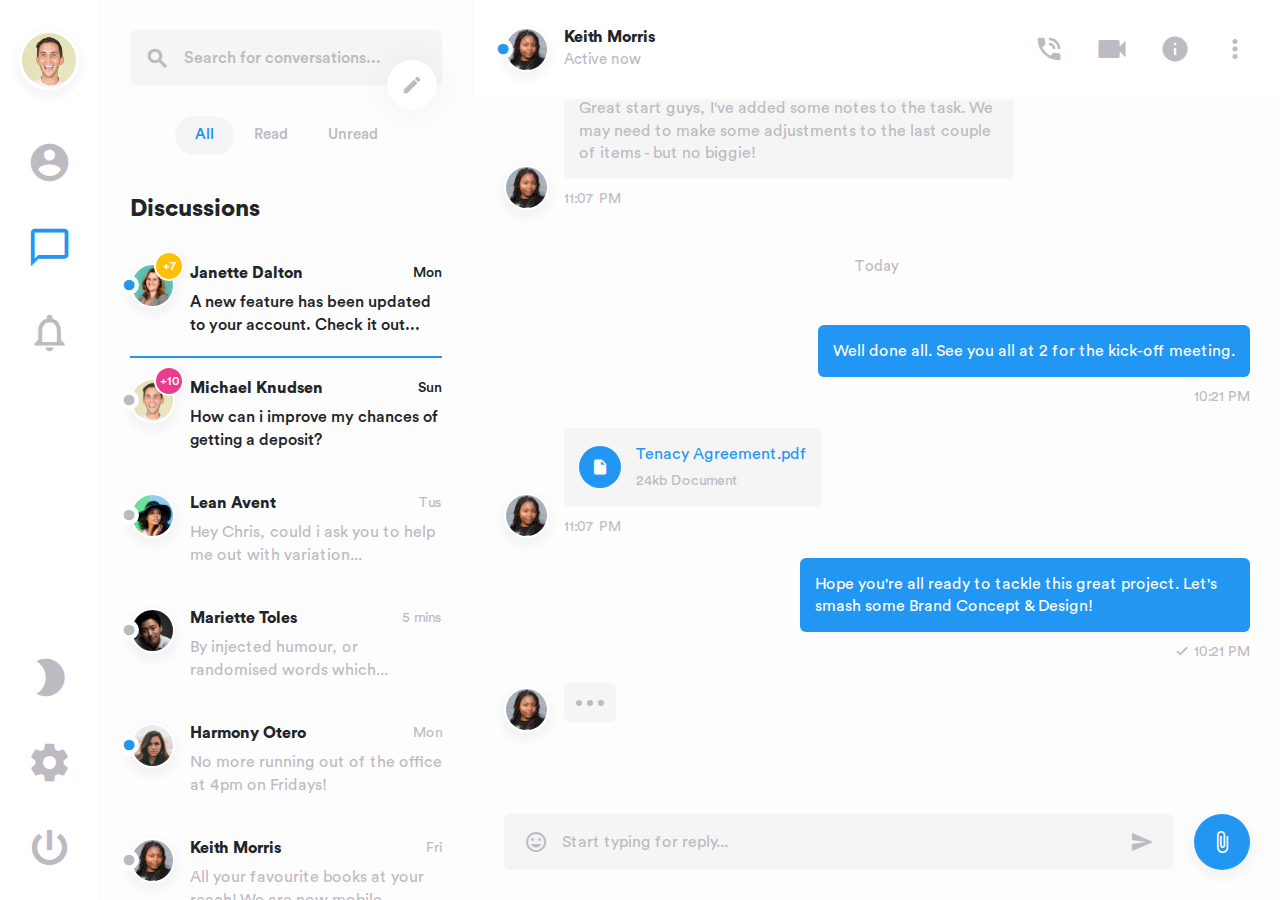
<file: HW--ss4/UI chat/swipe-chat-platform/index.html>
<!DOCTYPE html>
<html lang="en">

<head>
		<meta charset="utf-8">
		<title>Swipe – The Simplest Chat Platform</title>
		<meta name="description" content="#">
		<meta name="viewport" content="width=device-width, initial-scale=1, shrink-to-fit=no">
		<!-- Bootstrap core CSS -->
		<link href="dist/css/lib/bootstrap.min.css" type="text/css" rel="stylesheet">
		<!-- Swipe core CSS -->
		<link href="dist/css/swipe.min.css" type="text/css" rel="stylesheet">
		<!-- Favicon -->
		<link href="dist/img/favicon.png" type="image/png" rel="icon">
	</head>
	<body>
		<main>
			<div class="layout">
				<!-- Start of Navigation -->
				<div class="navigation">
					<div class="container">
						<div class="inside">
							<div class="nav nav-tab menu">
								<button class="btn"><img class="avatar-xl" src="dist/img/avatars/avatar-male-1.jpg" alt="avatar"></button>
								<a href="#members" data-toggle="tab"><i class="material-icons">account_circle</i></a>
								<a href="#discussions" data-toggle="tab" class="active"><i class="material-icons active">chat_bubble_outline</i></a>
								<a href="#notifications" data-toggle="tab" class="f-grow1"><i class="material-icons">notifications_none</i></a>
								<button class="btn mode"><i class="material-icons">brightness_2</i></button>
								<a href="#settings" data-toggle="tab"><i class="material-icons">settings</i></a>
								<button class="btn power" onclick="visitPage();"><i class="material-icons">power_settings_new</i></button>
							</div>
						</div>
					</div>
				</div>
				<!-- End of Navigation -->
				<!-- Start of Sidebar -->
				<div class="sidebar" id="sidebar">
					<div class="container">
						<div class="col-md-12">
							<div class="tab-content">
								<!-- Start of Contacts -->
								<div class="tab-pane fade" id="members">
									<div class="search">
										<form class="form-inline position-relative">
											<input type="search" class="form-control" id="people" placeholder="Search for people...">
											<button type="button" class="btn btn-link loop"><i class="material-icons">search</i></button>
										</form>
										<button class="btn create" data-toggle="modal" data-target="#exampleModalCenter"><i class="material-icons">person_add</i></button>
									</div>
									<div class="list-group sort">
										<button class="btn filterMembersBtn active show" data-toggle="list" data-filter="all">All</button>
										<button class="btn filterMembersBtn" data-toggle="list" data-filter="online">Online</button>
										<button class="btn filterMembersBtn" data-toggle="list" data-filter="offline">Offline</button>
									</div>						
									<div class="contacts">
										<h1>Contacts</h1>
										<div class="list-group" id="contacts" role="tablist">
											<a href="#" class="filterMembers all online contact" data-toggle="list">
												<img class="avatar-md" src="dist/img/avatars/avatar-female-1.jpg" data-toggle="tooltip" data-placement="top" title="Janette" alt="avatar">
												<div class="status">
													<i class="material-icons online">fiber_manual_record</i>
												</div>
												<div class="data">
													<h5>Janette Dalton</h5>
													<p>Sofia, Bulgaria</p>
												</div>
												<div class="person-add">
													<i class="material-icons">person</i>
												</div>
											</a>
											<a href="#" class="filterMembers all online contact" data-toggle="list">
												<img class="avatar-md" src="dist/img/avatars/avatar-male-1.jpg" data-toggle="tooltip" data-placement="top" title="Michael" alt="avatar">
												<div class="status">
													<i class="material-icons online">fiber_manual_record</i>
												</div>
												<div class="data">
													<h5>Michael Knudsen</h5>
													<p>Washington, USA</p>
												</div>
												<div class="person-add">
													<i class="material-icons">person</i>
												</div>
											</a>
											<a href="#" class="filterMembers all online contact" data-toggle="list">
												<img class="avatar-md" src="dist/img/avatars/avatar-female-2.jpg" data-toggle="tooltip" data-placement="top" title="Lean" alt="avatar">
												<div class="status">
													<i class="material-icons online">fiber_manual_record</i>
												</div>
												<div class="data">
													<h5>Lean Avent</h5>
													<p>Shanghai, China</p>
												</div>
												<div class="person-add">
													<i class="material-icons">person</i>
												</div>
											</a>
											<a href="#" class="filterMembers all online contact" data-toggle="list">
												<img class="avatar-md" src="dist/img/avatars/avatar-male-2.jpg" data-toggle="tooltip" data-placement="top" title="Mariette" alt="avatar">
												<div class="status">
													<i class="material-icons online">fiber_manual_record</i>
												</div>
												<div class="data">
													<h5>Mariette Toles</h5>
													<p>Helena, Montana</p>
												</div>
												<div class="person-add">
													<i class="material-icons">person</i>
												</div>
											</a>
											<a href="#" class="filterMembers all online contact" data-toggle="list">
												<img class="avatar-md" src="dist/img/avatars/avatar-female-3.jpg" data-toggle="tooltip" data-placement="top" title="Harmony" alt="avatar">
												<div class="status">
													<i class="material-icons online">fiber_manual_record</i>
												</div>
												<div class="data">
													<h5>Harmony Otero</h5>
													<p>Indore, India</p>
												</div>
												<div class="person-add">
													<i class="material-icons">person</i>
												</div>
											</a>
											<a href="#" class="filterMembers all offline contact" data-toggle="list">
												<img class="avatar-md" src="dist/img/avatars/avatar-female-5.jpg" data-toggle="tooltip" data-placement="top" title="Keith" alt="avatar">
												<div class="status">
													<i class="material-icons offline">fiber_manual_record</i>
												</div>
												<div class="data">
													<h5>Keith Morris</h5>
													<p>Chisinau, Moldova</p>
												</div>
												<div class="person-add">
													<i class="material-icons">person</i>
												</div>
											</a>
											<a href="#" class="filterMembers all offline contact" data-toggle="list">
												<img class="avatar-md" src="dist/img/avatars/avatar-female-6.jpg" data-toggle="tooltip" data-placement="top" title="Louis" alt="avatar">
												<div class="status">
													<i class="material-icons offline">fiber_manual_record</i>
												</div>
												<div class="data">
													<h5>Louis Martinez</h5>
													<p>Vienna, Austria</p>
												</div>
												<div class="person-add">
													<i class="material-icons">person</i>
												</div>
											</a>
											<a href="#" class="filterMembers all offline contact" data-toggle="list">
												<img class="avatar-md" src="dist/img/avatars/avatar-male-3.jpg" data-toggle="tooltip" data-placement="top" title="Ryan" alt="avatar">
												<div class="status">
													<i class="material-icons offline">fiber_manual_record</i>
												</div>
												<div class="data">
													<h5>Ryan Foster</h5>
													<p>Oslo, Norway</p>
												</div>
												<div class="person-add">
													<i class="material-icons">person</i>
												</div>
											</a>
											<a href="#" class="filterMembers all offline contact" data-toggle="list">
												<img class="avatar-md" src="dist/img/avatars/avatar-male-4.jpg" data-toggle="tooltip" data-placement="top" title="Mildred" alt="avatar">
												<div class="status">
													<i class="material-icons offline">fiber_manual_record</i>
												</div>
												<div class="data">
													<h5>Mildred Bennett</h5>
													<p>London, United Kingdom</p>
												</div>
												<div class="person-add">
													<i class="material-icons">person</i>
												</div>
											</a>
										</div>
									</div>
								</div>
								<!-- End of Contacts -->
								<!-- Start of Discussions -->
								<div id="discussions" class="tab-pane fade active show">
									<div class="search">
										<form class="form-inline position-relative">
											<input type="search" class="form-control" id="conversations" placeholder="Search for conversations...">
											<button type="button" class="btn btn-link loop"><i class="material-icons">search</i></button>
										</form>
										<button class="btn create" data-toggle="modal" data-target="#startnewchat"><i class="material-icons">create</i></button>
									</div>
									<div class="list-group sort">
										<button class="btn filterDiscussionsBtn active show" data-toggle="list" data-filter="all">All</button>
										<button class="btn filterDiscussionsBtn" data-toggle="list" data-filter="read">Read</button>
										<button class="btn filterDiscussionsBtn" data-toggle="list" data-filter="unread">Unread</button>
									</div>						
									<div class="discussions">
										<h1>Discussions</h1>
										<div class="list-group" id="chats" role="tablist">
											<a href="#list-chat" class="filterDiscussions all unread single active" id="list-chat-list" data-toggle="list" role="tab">
												<img class="avatar-md" src="dist/img/avatars/avatar-female-1.jpg" data-toggle="tooltip" data-placement="top" title="Janette" alt="avatar">
												<div class="status">
													<i class="material-icons online">fiber_manual_record</i>
												</div>
												<div class="new bg-yellow">
													<span>+7</span>
												</div>
												<div class="data">
													<h5>Janette Dalton</h5>
													<span>Mon</span>
													<p>A new feature has been updated to your account. Check it out...</p>
												</div>
											</a>									
											<a href="#list-empty" class="filterDiscussions all unread single" id="list-empty-list" data-toggle="list" role="tab">
												<img class="avatar-md" src="dist/img/avatars/avatar-male-1.jpg" data-toggle="tooltip" data-placement="top" title="Michael" alt="avatar">
												<div class="status">
													<i class="material-icons offline">fiber_manual_record</i>
												</div>
												<div class="new bg-pink">
													<span>+10</span>
												</div>
												<div class="data">
													<h5>Michael Knudsen</h5>
													<span>Sun</span>
													<p>How can i improve my chances of getting a deposit?</p>
												</div>
											</a>									
											<a href="#list-chat" class="filterDiscussions all read single" id="list-chat-list2" data-toggle="list" role="tab">
												<img class="avatar-md" src="dist/img/avatars/avatar-female-2.jpg" data-toggle="tooltip" data-placement="top" title="Lean" alt="avatar">
												<div class="status">
													<i class="material-icons offline">fiber_manual_record</i>
												</div>
												<div class="data">
													<h5>Lean Avent</h5>
													<span>Tus</span>
													<p>Hey Chris, could i ask you to help me out with variation...</p>
												</div>
											</a>
											<a href="#list-empty" class="filterDiscussions all read single" id="list-empty-list2" data-toggle="list" role="tab">
												<img class="avatar-md" src="dist/img/avatars/avatar-male-2.jpg" data-toggle="tooltip" data-placement="top" title="Mariette" alt="avatar">
												<div class="status">
													<i class="material-icons offline">fiber_manual_record</i>
												</div>
												<div class="data">
													<h5>Mariette Toles</h5>
													<span>5 mins</span>
													<p>By injected humour, or randomised words which...</p>
												</div>
											</a>
											<a href="#list-chat" class="filterDiscussions all read single" id="list-chat-list3" data-toggle="list" role="tab">
												<img class="avatar-md" src="dist/img/avatars/avatar-female-3.jpg" data-toggle="tooltip" data-placement="top" title="Harmony" alt="avatar">
												<div class="status">
													<i class="material-icons online">fiber_manual_record</i>
												</div>
												<div class="data">
													<h5>Harmony Otero</h5>
													<span>Mon</span>
													<p>No more running out of the office at 4pm on Fridays!</p>
												</div>
											</a>
											<a href="#list-empty" class="filterDiscussions all read single" id="list-empty-list3" data-toggle="list" role="tab">
												<img class="avatar-md" src="dist/img/avatars/avatar-female-5.jpg" data-toggle="tooltip" data-placement="top" title="Keith" alt="avatar">
												<div class="status">
													<i class="material-icons offline">fiber_manual_record</i>
												</div>
												<div class="data">
													<h5>Keith Morris</h5>
													<span>Fri</span>
													<p>All your favourite books at your reach! We are now mobile.</p>
												</div>
											</a>
											<a href="#list-request" class="filterDiscussions all unread single" id="list-request-list" data-toggle="list" role="tab">
												<img class="avatar-md" src="dist/img/avatars/avatar-female-6.jpg" data-toggle="tooltip" data-placement="top" title="Louis" alt="avatar">
												<div class="status">
													<i class="material-icons offline">fiber_manual_record</i>
												</div>
												<div class="new bg-gray">
													<span>?</span>
												</div>
												<div class="data">
													<h5>Louis Martinez</h5>
													<span>Feb 10</span>
													<p>Hi Keith, I'd like to add you as a contact.</p>
												</div>
											</a>
											<a href="#list-empty" class="filterDiscussions all read single" id="list-empty-list4" data-toggle="list" role="tab">
												<img class="avatar-md" src="dist/img/avatars/avatar-male-3.jpg" data-toggle="tooltip" data-placement="top" title="Ryan" alt="avatar">
												<div class="status">
													<i class="material-icons offline">fiber_manual_record</i>
												</div>
												<div class="data">
													<h5>Ryan Foster</h5>
													<span>Feb 9</span>
													<p>Dear Deborah, your Thai massage is today at 5pm.</p>
												</div>
											</a>
											<a href="#list-chat" class="filterDiscussions all unread single" id="list-chat-list5" data-toggle="list" role="tab">
												<img class="avatar-md" src="dist/img/avatars/avatar-male-4.jpg" data-toggle="tooltip" data-placement="top" title="Mildred" alt="avatar">
												<div class="status">
													<i class="material-icons offline">fiber_manual_record</i>
												</div>
												<div class="new bg-green">
													<span>+9</span>
												</div>
												<div class="data">
													<h5>Mildred Bennett</h5>
													<span>Thu</span>
													<p>Unfortunately your session today has been cancelled!</p>
												</div>
											</a>
										</div>
									</div>
								</div>
								<!-- End of Discussions -->
								<!-- Start of Notifications -->
								<div id="notifications" class="tab-pane fade">
									<div class="search">
										<form class="form-inline position-relative">
											<input type="search" class="form-control" id="notice" placeholder="Filter notifications...">
											<button type="button" class="btn btn-link loop"><i class="material-icons filter-list">filter_list</i></button>
										</form>
									</div>
									<div class="list-group sort">
										<button class="btn filterNotificationsBtn active show" data-toggle="list" data-filter="all">All</button>
										<button class="btn filterNotificationsBtn" data-toggle="list" data-filter="latest">Latest</button>
										<button class="btn filterNotificationsBtn" data-toggle="list" data-filter="oldest">Oldest</button>
									</div>						
									<div class="notifications">
										<h1>Notifications</h1>
										<div class="list-group" id="alerts" role="tablist">
											<a href="#" class="filterNotifications all latest notification" data-toggle="list">
												<img class="avatar-md" src="dist/img/avatars/avatar-female-1.jpg" data-toggle="tooltip" data-placement="top" title="Janette" alt="avatar">
												<div class="status">
													<i class="material-icons online">fiber_manual_record</i>
												</div>
												<div class="data">
													<p>Janette has accepted your friend request on Swipe.</p>
													<span>Oct 17, 2018</span>
												</div>
											</a>
											<a href="#" class="filterNotifications all latest notification" data-toggle="list">
												<img class="avatar-md" src="dist/img/avatars/avatar-male-1.jpg" data-toggle="tooltip" data-placement="top" title="Michael" alt="avatar">
												<div class="status">
													<i class="material-icons online">fiber_manual_record</i>
												</div>
												<div class="data">
													<p>Michael, you have a new friend suggestion today.</p>
													<span>Jun 21, 2018</span>
												</div>
											</a>
											<a href="#" class="filterNotifications all latest notification" data-toggle="list">
												<img class="avatar-md" src="dist/img/avatars/avatar-male-2.jpg" data-toggle="tooltip" data-placement="top" title="Mariette" alt="avatar">
												<div class="status">
													<i class="material-icons online">fiber_manual_record</i>
												</div>
												<div class="data">
													<p>Mariette have just sent you a new message.</p>
													<span>Feb 15, 2018</span>
												</div>
											</a>
											<a href="#" class="filterNotifications all latest notification" data-toggle="list">
												<img class="avatar-md" src="dist/img/avatars/avatar-female-6.jpg" data-toggle="tooltip" data-placement="top" title="Louis" alt="avatar">
												<div class="status">
													<i class="material-icons online">fiber_manual_record</i>
												</div>
												<div class="data">
													<p>Louis has a birthday today. Wish her all the best.</p>
													<span>Mar 23, 2018</span>
												</div>
											</a>
											<a href="#" class="filterNotifications all latest notification" data-toggle="list">
												<img class="avatar-md" src="dist/img/avatars/avatar-female-3.jpg" data-toggle="tooltip" data-placement="top" title="Janette" alt="avatar">
												<div class="status">
													<i class="material-icons online">fiber_manual_record</i>
												</div>
												<div class="data">
													<p>Harmony has accepted your friend request on Swipe.</p>
													<span>Jan 5, 2018</span>
												</div>
											</a>
											<a href="#" class="filterNotifications all oldest notification" data-toggle="list">
												<img class="avatar-md" src="dist/img/avatars/avatar-female-5.jpg" data-toggle="tooltip" data-placement="top" title="Janette" alt="avatar">
												<div class="status">
													<i class="material-icons offline">fiber_manual_record</i>
												</div>
												<div class="data">
													<p>Keith have just sent you a new message.</p>
													<span>Dec 22, 2017</span>
												</div>
											</a>
											<a href="#" class="filterNotifications all oldest notification" data-toggle="list">
												<img class="avatar-md" src="dist/img/avatars/avatar-female-2.jpg" data-toggle="tooltip" data-placement="top" title="Janette" alt="avatar">
												<div class="status">
													<i class="material-icons offline">fiber_manual_record</i>
												</div>
												<div class="data">
													<p>Michael, you have a new friend suggestion today.</p>
													<span>Nov 29, 2017</span>
												</div>
											</a>
											<a href="#" class="filterNotifications all oldest notification" data-toggle="list">
												<img class="avatar-md" src="dist/img/avatars/avatar-male-3.jpg" data-toggle="tooltip" data-placement="top" title="Janette" alt="avatar">
												<div class="status">
													<i class="material-icons offline">fiber_manual_record</i>
												</div>
												<div class="data">
													<p>Ryan have just sent you a new message.</p>
													<span>Sep 31, 2017</span>
												</div>
											</a>
											<a href="#" class="filterNotifications all oldest notification" data-toggle="list">
												<img class="avatar-md" src="dist/img/avatars/avatar-male-4.jpg" data-toggle="tooltip" data-placement="top" title="Janette" alt="avatar">
												<div class="status">
													<i class="material-icons offline">fiber_manual_record</i>
												</div>
												<div class="data">
													<p>Mildred has a birthday today. Wish him all the best.</p>
													<span>Jul 19, 2017</span>
												</div>
											</a>
										</div>
									</div>
								</div>
								<!-- End of Notifications -->
								<!-- Start of Settings -->
								<div class="tab-pane fade" id="settings">			
									<div class="settings">
										<div class="profile">
											<img class="avatar-xl" src="dist/img/avatars/avatar-male-1.jpg" alt="avatar">
											<h1><a href="#">Michael Knudsen</a></h1>
											<span>Helena, Montana</span>
											<div class="stats">
												<div class="item">
													<h2>122</h2>
													<h3>Fellas</h3>
												</div>
												<div class="item">
													<h2>305</h2>
													<h3>Chats</h3>
												</div>
												<div class="item">
													<h2>1538</h2>
													<h3>Posts</h3>
												</div>
											</div>
										</div>
										<div class="categories" id="accordionSettings">
											<h1>Settings</h1>
											<!-- Start of My Account -->
											<div class="category">
												<a href="#" class="title collapsed" id="headingOne" data-toggle="collapse" data-target="#collapseOne" aria-expanded="true" aria-controls="collapseOne">
													<i class="material-icons md-30 online">person_outline</i>
													<div class="data">
														<h5>My Account</h5>
														<p>Update your profile details</p>
													</div>
													<i class="material-icons">keyboard_arrow_right</i>
												</a>
												<div class="collapse" id="collapseOne" aria-labelledby="headingOne" data-parent="#accordionSettings">
													<div class="content">
														<div class="upload">
															<div class="data">
																<img class="avatar-xl" src="dist/img/avatars/avatar-male-1.jpg" alt="image">
																<label>
																	<input type="file">
																	<span class="btn button">Upload avatar</span>
																</label>
															</div>
															<p>For best results, use an image at least 256px by 256px in either .jpg or .png format!</p>
														</div>
														<form>
															<div class="parent">
																<div class="field">
																	<label for="firstName">First name <span>*</span></label>
																	<input type="text" class="form-control" id="firstName" placeholder="First name" value="Michael" required>
																</div>
																<div class="field">
																	<label for="lastName">Last name <span>*</span></label>
																	<input type="text" class="form-control" id="lastName" placeholder="Last name" value="Knudsen" required>
																</div>
															</div>
															<div class="field">
																<label for="email">Email <span>*</span></label>
																<input type="email" class="form-control" id="email" placeholder="Enter your email address" value="michael@gmail.com" required>
															</div>
															<div class="field">
																<label for="password">Password</label>
																<input type="password" class="form-control" id="password" placeholder="Enter a new password" value="password" required>
															</div>
															<div class="field">
																<label for="location">Location</label>
																<input type="text" class="form-control" id="location" placeholder="Enter your location" value="Helena, Montana" required>
															</div>
															<button class="btn btn-link w-100">Delete Account</button>
															<button type="submit" class="btn button w-100">Apply</button>
														</form>
													</div>
												</div>
											</div>
											<!-- End of My Account -->
											<!-- Start of Chat History -->
											<div class="category">
												<a href="#" class="title collapsed" id="headingTwo" data-toggle="collapse" data-target="#collapseTwo" aria-expanded="true" aria-controls="collapseTwo">
													<i class="material-icons md-30 online">mail_outline</i>
													<div class="data">
														<h5>Chats</h5>
														<p>Check your chat history</p>
													</div>
													<i class="material-icons">keyboard_arrow_right</i>
												</a>
												<div class="collapse" id="collapseTwo" aria-labelledby="headingTwo" data-parent="#accordionSettings">
													<div class="content layer">
														<div class="history">
															<p>When you clear your conversation history, the messages will be deleted from your own device.</p>
															<p>The messages won't be deleted or cleared on the devices of the people you chatted with.</p>
															<div class="custom-control custom-checkbox">
																<input type="checkbox" class="custom-control-input" id="same-address">
																<label class="custom-control-label" for="same-address">Hide will remove your chat history from the recent list.</label>
															</div>
															<div class="custom-control custom-checkbox">
																<input type="checkbox" class="custom-control-input" id="save-info">
																<label class="custom-control-label" for="save-info">Delete will remove your chat history from the device.</label>
															</div>
															<button type="submit" class="btn button w-100">Clear blah-blah</button>
														</div>
													</div>
												</div>
											</div>
											<!-- End of Chat History -->
											<!-- Start of Notifications Settings -->
											<div class="category">
												<a href="#" class="title collapsed" id="headingThree" data-toggle="collapse" data-target="#collapseThree" aria-expanded="true" aria-controls="collapseThree">
													<i class="material-icons md-30 online">notifications_none</i>
													<div class="data">
														<h5>Notifications</h5>
														<p>Turn notifications on or off</p>
													</div>
													<i class="material-icons">keyboard_arrow_right</i>
												</a>
												<div class="collapse" id="collapseThree" aria-labelledby="headingThree" data-parent="#accordionSettings">
													<div class="content no-layer">
														<div class="set">
															<div class="details">
																<h5>Desktop Notifications</h5>
																<p>You can set up Swipe to receive notifications when you have new messages.</p>
															</div>
															<label class="switch">
																<input type="checkbox" checked>
																<span class="slider round"></span>
															</label>
														</div>
														<div class="set">
															<div class="details">
																<h5>Unread Message Badge</h5>
																<p>If enabled shows a red badge on the Swipe app icon when you have unread messages.</p>
															</div>
															<label class="switch">
																<input type="checkbox" checked>
																<span class="slider round"></span>
															</label>
														</div>
														<div class="set">
															<div class="details">
																<h5>Taskbar Flashing</h5>
																<p>Flashes the Swipe app on mobile in your taskbar when you have new notifications.</p>
															</div>
															<label class="switch">
																<input type="checkbox">
																<span class="slider round"></span>
															</label>
														</div>
														<div class="set">
															<div class="details">
																<h5>Notification Sound</h5>
																<p>Set the app to alert you via notification sound when you have unread messages.</p>
															</div>
															<label class="switch">
																<input type="checkbox" checked>
																<span class="slider round"></span>
															</label>
														</div>
														<div class="set">
															<div class="details">
																<h5>Vibrate</h5>
																<p>Vibrate when receiving new messages (Ensure system vibration is also enabled).</p>
															</div>
															<label class="switch">
																<input type="checkbox">
																<span class="slider round"></span>
															</label>
														</div>
														<div class="set">
															<div class="details">
																<h5>Turn On Lights</h5>
																<p>When someone send you a text message you will receive alert via notification light.</p>
															</div>
															<label class="switch">
																<input type="checkbox">
																<span class="slider round"></span>
															</label>
														</div>
													</div>
												</div>
											</div>
											<!-- End of Notifications Settings -->
											<!-- Start of Connections -->
											<div class="category">
												<a href="#" class="title collapsed" id="headingFour" data-toggle="collapse" data-target="#collapseFour" aria-expanded="true" aria-controls="collapseFour">
													<i class="material-icons md-30 online">sync</i>
													<div class="data">
														<h5>Connections</h5>
														<p>Sync your social accounts</p>
													</div>
													<i class="material-icons">keyboard_arrow_right</i>
												</a>
												<div class="collapse" id="collapseFour" aria-labelledby="headingFour" data-parent="#accordionSettings">
													<div class="content">
														<div class="app">
															<img src="dist/img/integrations/slack.svg" alt="app">
															<div class="permissions">
																<h5>Skrill</h5>
																<p>Read, Write, Comment</p>
															</div>
															<label class="switch">
																<input type="checkbox" checked>
																<span class="slider round"></span>
															</label>
														</div>
														<div class="app">
															<img src="dist/img/integrations/dropbox.svg" alt="app">
															<div class="permissions">
																<h5>Dropbox</h5>
																<p>Read, Write, Upload</p>
															</div>
															<label class="switch">
																<input type="checkbox" checked>
																<span class="slider round"></span>
															</label>
														</div>
														<div class="app">
															<img src="dist/img/integrations/drive.svg" alt="app">
															<div class="permissions">
																<h5>Google Drive</h5>
																<p>No permissions set</p>
															</div>
															<label class="switch">
																<input type="checkbox">
																<span class="slider round"></span>
															</label>
														</div>
														<div class="app">
															<img src="dist/img/integrations/trello.svg" alt="app">
															<div class="permissions">
																<h5>Trello</h5>
																<p>No permissions set</p>
															</div>
															<label class="switch">
																<input type="checkbox">
																<span class="slider round"></span>
															</label>
														</div>
													</div>
												</div>
											</div>
											<!-- End of Connections -->
											<!-- Start of Appearance Settings -->
											<div class="category">
												<a href="#" class="title collapsed" id="headingFive" data-toggle="collapse" data-target="#collapseFive" aria-expanded="true" aria-controls="collapseFive">
													<i class="material-icons md-30 online">colorize</i>
													<div class="data">
														<h5>Appearance</h5>
														<p>Customize the look of Swipe</p>
													</div>
													<i class="material-icons">keyboard_arrow_right</i>
												</a>
												<div class="collapse" id="collapseFive" aria-labelledby="headingFive" data-parent="#accordionSettings">
													<div class="content no-layer">
														<div class="set">
															<div class="details">
																<h5>Turn Off Lights</h5>
																<p>The dark mode is applied to core areas of the app that are normally displayed as light.</p>
															</div>
															<label class="switch">
																<input type="checkbox">
																<span class="slider round mode"></span>
															</label>
														</div>
													</div>
												</div>
											</div>
											<!-- End of Appearance Settings -->
											<!-- Start of Language -->
											<div class="category">
												<a href="#" class="title collapsed" id="headingSix" data-toggle="collapse" data-target="#collapseSix" aria-expanded="true" aria-controls="collapseSix">
													<i class="material-icons md-30 online">language</i>
													<div class="data">
														<h5>Language</h5>
														<p>Select preferred language</p>
													</div>
													<i class="material-icons">keyboard_arrow_right</i>
												</a>
												<div class="collapse" id="collapseSix" aria-labelledby="headingSix" data-parent="#accordionSettings">
													<div class="content layer">
														<div class="language">
															<label for="country">Language</label>
															<select class="custom-select" id="country" required>
																<option value="">Select an language...</option>
																<option>English, UK</option>
																<option>English, US</option>
															</select>
														</div>
													</div>
												</div>
											</div>
											<!-- End of Language -->
											<!-- Start of Privacy & Safety -->
											<div class="category">
												<a href="#" class="title collapsed" id="headingSeven" data-toggle="collapse" data-target="#collapseSeven" aria-expanded="true" aria-controls="collapseSeven">
													<i class="material-icons md-30 online">lock_outline</i>
													<div class="data">
														<h5>Privacy & Safety</h5>
														<p>Control your privacy settings</p>
													</div>
													<i class="material-icons">keyboard_arrow_right</i>
												</a>
												<div class="collapse" id="collapseSeven" aria-labelledby="headingSeven" data-parent="#accordionSettings">
													<div class="content no-layer">
														<div class="set">
															<div class="details">
																<h5>Keep Me Safe</h5>
																<p>Automatically scan and delete direct messages you receive from everyone that contain explict content.</p>
															</div>
															<label class="switch">
																<input type="checkbox">
																<span class="slider round"></span>
															</label>
														</div>
														<div class="set">
															<div class="details">
																<h5>My Friends Are Nice</h5>
																<p>If enabled scans direct messages from everyone unless they are listed as your friend.</p>
															</div>
															<label class="switch">
																<input type="checkbox" checked>
																<span class="slider round"></span>
															</label>
														</div>
														<div class="set">
															<div class="details">
																<h5>Everyone can add me</h5>
																<p>If enabled anyone in or out your friends of friends list can send you a friend request.</p>
															</div>
															<label class="switch">
																<input type="checkbox" checked>
																<span class="slider round"></span>
															</label>
														</div>
														<div class="set">
															<div class="details">
																<h5>Friends of Friends</h5>
																<p>Only your friends or your mutual friends will be able to send you a friend reuqest.</p>
															</div>
															<label class="switch">
																<input type="checkbox" checked>
																<span class="slider round"></span>
															</label>
														</div>
														<div class="set">
															<div class="details">
																<h5>Data to Improve</h5>
																<p>This settings allows us to use and process information for analytical purposes.</p>
															</div>
															<label class="switch">
																<input type="checkbox">
																<span class="slider round"></span>
															</label>
														</div>
														<div class="set">
															<div class="details">
																<h5>Data to Customize</h5>
																<p>This settings allows us to use your information to customize Swipe for you.</p>
															</div>
															<label class="switch">
																<input type="checkbox">
																<span class="slider round"></span>
															</label>
														</div>
													</div>
												</div>
											</div>
											<!-- End of Privacy & Safety -->
											<!-- Start of Logout -->
											<div class="category">
												<a href="sign-in.html" class="title collapsed">
													<i class="material-icons md-30 online">power_settings_new</i>
													<div class="data">
														<h5>Power Off</h5>
														<p>Log out of your account</p>
													</div>
													<i class="material-icons">keyboard_arrow_right</i>
												</a>
											</div>
											<!-- End of Logout -->
										</div>
									</div>
								</div>
								<!-- End of Settings -->
							</div>
						</div>
					</div>
				</div>
				<!-- End of Sidebar -->
				<!-- Start of Add Friends -->
				<div class="modal fade" id="exampleModalCenter" tabindex="-1" role="dialog" aria-hidden="true">
					<div class="modal-dialog modal-dialog-centered" role="document">
						<div class="requests">
							<div class="title">
								<h1>Add your friends</h1>
								<button type="button" class="btn" data-dismiss="modal" aria-label="Close"><i class="material-icons">close</i></button>
							</div>
							<div class="content">
								<form>
									<div class="form-group">
										<label for="user">Username:</label>
										<input type="text" class="form-control" id="user" placeholder="Add recipient..." required>
										<div class="user" id="contact">
											<img class="avatar-sm" src="dist/img/avatars/avatar-female-5.jpg" alt="avatar">
											<h5>Keith Morris</h5>
											<button class="btn"><i class="material-icons">close</i></button>
										</div>
									</div>
									<div class="form-group">
										<label for="welcome">Message:</label>
										<textarea class="text-control" id="welcome" placeholder="Send your welcome message...">Hi Keith, I'd like to add you as a contact.</textarea>
									</div>
									<button type="submit" class="btn button w-100">Send Friend Request</button>
								</form>
							</div>
						</div>
					</div>
				</div>
				<!-- End of Add Friends -->
				<!-- Start of Create Chat -->
				<div class="modal fade" id="startnewchat" tabindex="-1" role="dialog" aria-hidden="true">
					<div class="modal-dialog modal-dialog-centered" role="document">
						<div class="requests">
							<div class="title">
								<h1>Start new chat</h1>
								<button type="button" class="btn" data-dismiss="modal" aria-label="Close"><i class="material-icons">close</i></button>
							</div>
							<div class="content">
								<form>
									<div class="form-group">
										<label for="participant">Recipient:</label>
										<input type="text" class="form-control" id="participant" placeholder="Add recipient..." required>
										<div class="user" id="recipient">
											<img class="avatar-sm" src="dist/img/avatars/avatar-female-5.jpg" alt="avatar">
											<h5>Keith Morris</h5>
											<button class="btn"><i class="material-icons">close</i></button>
										</div>
									</div>
									<div class="form-group">
										<label for="topic">Topic:</label>
										<input type="text" class="form-control" id="topic" placeholder="What's the topic?" required>
									</div>
									<div class="form-group">
										<label for="message">Message:</label>
										<textarea class="text-control" id="message" placeholder="Send your welcome message...">Hmm, are you friendly?</textarea>
									</div>
									<button type="submit" class="btn button w-100">Start New Chat</button>
								</form>
							</div>
						</div>
					</div>
				</div>
				<!-- End of Create Chat -->
				<div class="main">
					<div class="tab-content" id="nav-tabContent">
						<!-- Start of Babble -->
						<div class="babble tab-pane fade active show" id="list-chat" role="tabpanel" aria-labelledby="list-chat-list">
							<!-- Start of Chat -->
							<div class="chat" id="chat1">
								<div class="top">
									<div class="container">
										<div class="col-md-12">
											<div class="inside">
												<a href="#"><img class="avatar-md" src="dist/img/avatars/avatar-female-5.jpg" data-toggle="tooltip" data-placement="top" title="Keith" alt="avatar"></a>
												<div class="status">
													<i class="material-icons online">fiber_manual_record</i>
												</div>
												<div class="data">
													<h5><a href="#">Keith Morris</a></h5>
													<span>Active now</span>
												</div>
												<button class="btn connect d-md-block d-none" name="1"><i class="material-icons md-30">phone_in_talk</i></button>
												<button class="btn connect d-md-block d-none" name="1"><i class="material-icons md-36">videocam</i></button>
												<button class="btn d-md-block d-none"><i class="material-icons md-30">info</i></button>
												<div class="dropdown">
													<button class="btn" data-toggle="dropdown" aria-haspopup="true" aria-expanded="false"><i class="material-icons md-30">more_vert</i></button>
													<div class="dropdown-menu dropdown-menu-right">
														<button class="dropdown-item connect" name="1"><i class="material-icons">phone_in_talk</i>Voice Call</button>
														<button class="dropdown-item connect" name="1"><i class="material-icons">videocam</i>Video Call</button>
														<hr>
														<button class="dropdown-item"><i class="material-icons">clear</i>Clear History</button>
														<button class="dropdown-item"><i class="material-icons">block</i>Block Contact</button>
														<button class="dropdown-item"><i class="material-icons">delete</i>Delete Contact</button>
													</div>
												</div>
											</div>
										</div>
									</div>
								</div>
								<div class="content" id="content">
									<div class="container">
										<div class="col-md-12">
											<div class="date">
												<hr>
												<span>Yesterday</span>
												<hr>
											</div>
											<div class="message">
												<img class="avatar-md" src="dist/img/avatars/avatar-female-5.jpg" data-toggle="tooltip" data-placement="top" title="Keith" alt="avatar">
												<div class="text-main">
													<div class="text-group">
														<div class="text">
															<p>We've got some killer ideas kicking about already.</p>
														</div>
													</div>
													<span>09:46 AM</span>
												</div>
											</div>
											<div class="message me">
												<div class="text-main">
													<div class="text-group me">
														<div class="text me">
															<p>Can't wait! How are we coming along with the client?</p>
														</div>
													</div>
													<span>11:32 AM</span>
												</div>
											</div>
											<div class="message">
												<img class="avatar-md" src="dist/img/avatars/avatar-female-5.jpg" data-toggle="tooltip" data-placement="top" title="Keith" alt="avatar">
												<div class="text-main">
													<div class="text-group">
														<div class="text">
															<p>Coming along nicely, we've got a draft for the client quarries completed.</p>
														</div>
													</div>
													<span>02:56 PM</span>
												</div>
											</div>
											<div class="message me">
												<div class="text-main">
													<div class="text-group me">
														<div class="text me">
															<p>Roger that boss!</p>
														</div>
													</div>
													<div class="text-group me">
														<div class="text me">
															<p>I have already started gathering some stuff for the mood boards, excited to start!</p>
														</div>
													</div>
													<span>10:21 PM</span>
												</div>
											</div>
											<div class="message">
												<img class="avatar-md" src="dist/img/avatars/avatar-female-5.jpg" data-toggle="tooltip" data-placement="top" title="Keith" alt="avatar">
												<div class="text-main">
													<div class="text-group">
														<div class="text">
															<p>Great start guys, I've added some notes to the task. We may need to make some adjustments to the last couple of items - but no biggie!</p>
														</div>
													</div>
													<span>11:07 PM</span>
												</div>
											</div>
											<div class="date">
												<hr>
												<span>Today</span>
												<hr>
											</div>
											<div class="message me">
												<div class="text-main">
													<div class="text-group me">
														<div class="text me">
															<p>Well done all. See you all at 2 for the kick-off meeting.</p>
														</div>
													</div>
													<span>10:21 PM</span>
												</div>
											</div>
											<div class="message">
												<img class="avatar-md" src="dist/img/avatars/avatar-female-5.jpg" data-toggle="tooltip" data-placement="top" title="Keith" alt="avatar">
												<div class="text-main">
													<div class="text-group">
														<div class="text">
															<div class="attachment">
																<button class="btn attach"><i class="material-icons md-18">insert_drive_file</i></button>
																<div class="file">
																	<h5><a href="#">Tenacy Agreement.pdf</a></h5>
																	<span>24kb Document</span>
																</div>
															</div>
														</div>
													</div>
													<span>11:07 PM</span>
												</div>
											</div>
											<div class="message me">
												<div class="text-main">
													<div class="text-group me">
														<div class="text me">
															<p>Hope you're all ready to tackle this great project. Let's smash some Brand Concept & Design!</p>
														</div>
													</div>
													<span><i class="material-icons">check</i>10:21 PM</span>
												</div>
											</div>
											<div class="message">
												<img class="avatar-md" src="dist/img/avatars/avatar-female-5.jpg" data-toggle="tooltip" data-placement="top" title="Keith" alt="avatar">
												<div class="text-main">
													<div class="text-group">
														<div class="text typing">
															<div class="wave">
																<span class="dot"></span>
																<span class="dot"></span>
																<span class="dot"></span>
															</div>
														</div>
													</div>
												</div>
											</div>
										</div>
									</div>
								</div>
								<div class="container">
									<div class="col-md-12">
										<div class="bottom">
											<form class="position-relative w-100">
												<textarea class="form-control" placeholder="Start typing for reply..." rows="1"></textarea>
												<button class="btn emoticons"><i class="material-icons">insert_emoticon</i></button>
												<button type="submit" class="btn send"><i class="material-icons">send</i></button>
											</form>
											<label>
												<input type="file">
												<span class="btn attach d-sm-block d-none"><i class="material-icons">attach_file</i></span>
											</label> 
										</div>
									</div>
								</div>
							</div>
							<!-- End of Chat -->
							<!-- Start of Call -->
							<div class="call" id="call1">
								<div class="content">
									<div class="container">
										<div class="col-md-12">
											<div class="inside">
												<div class="panel">
													<div class="participant">
														<img class="avatar-xxl" src="dist/img/avatars/avatar-female-5.jpg" alt="avatar">
														<span>Connecting</span>
													</div>							
													<div class="options">
														<button class="btn option"><i class="material-icons md-30">mic</i></button>
														<button class="btn option"><i class="material-icons md-30">videocam</i></button>
														<button class="btn option call-end"><i class="material-icons md-30">call_end</i></button>
														<button class="btn option"><i class="material-icons md-30">person_add</i></button>
														<button class="btn option"><i class="material-icons md-30">volume_up</i></button>
													</div>
													<button class="btn back" name="1"><i class="material-icons md-24">chat</i></button>
												</div>
											</div>
										</div>
									</div>
								</div>
							</div>
							<!-- End of Call -->
						</div>
						<!-- End of Babble -->
						<!-- Start of Babble -->
						<div class="babble tab-pane fade" id="list-empty" role="tabpanel" aria-labelledby="list-empty-list">
							<!-- Start of Chat -->
							<div class="chat" id="chat2">
								<div class="top">
									<div class="container">
										<div class="col-md-12">
											<div class="inside">
												<a href="#"><img class="avatar-md" src="dist/img/avatars/avatar-female-2.jpg" data-toggle="tooltip" data-placement="top" title="Lean" alt="avatar"></a>
												<div class="status">
													<i class="material-icons offline">fiber_manual_record</i>
												</div>
												<div class="data">
													<h5><a href="#">Lean Avent</a></h5>
													<span>Inactive</span>
												</div>
												<button class="btn connect d-md-block d-none" name="2"><i class="material-icons md-30">phone_in_talk</i></button>
												<button class="btn connect d-md-block d-none" name="2"><i class="material-icons md-36">videocam</i></button>
												<button class="btn d-md-block d-none"><i class="material-icons md-30">info</i></button>
												<div class="dropdown">
													<button class="btn" data-toggle="dropdown" aria-haspopup="true" aria-expanded="false"><i class="material-icons md-30">more_vert</i></button>
													<div class="dropdown-menu dropdown-menu-right">
														<button class="dropdown-item connect" name="2"><i class="material-icons">phone_in_talk</i>Voice Call</button>
														<button class="dropdown-item connect" name="2"><i class="material-icons">videocam</i>Video Call</button>
														<hr>
														<button class="dropdown-item"><i class="material-icons">clear</i>Clear History</button>
														<button class="dropdown-item"><i class="material-icons">block</i>Block Contact</button>
														<button class="dropdown-item"><i class="material-icons">delete</i>Delete Contact</button>
													</div>
												</div>
											</div>
										</div>
									</div>
								</div>
								<div class="content empty">
									<div class="container">
										<div class="col-md-12">
											<div class="no-messages">
												<i class="material-icons md-48">forum</i>
												<p>Seems people are shy to start the chat. Break the ice send the first message.</p>
											</div>
										</div>
									</div>
								</div>
								<div class="container">
									<div class="col-md-12">
										<div class="bottom">
											<form class="position-relative w-100">
												<textarea class="form-control" placeholder="Start typing for reply..." rows="1"></textarea>
												<button class="btn emoticons"><i class="material-icons">insert_emoticon</i></button>
												<button type="submit" class="btn send"><i class="material-icons">send</i></button>
											</form>
											<label>
												<input type="file">
												<span class="btn attach d-sm-block d-none"><i class="material-icons">attach_file</i></span>
											</label> 
										</div>
									</div>
								</div>
							</div>
							<!-- End of Chat -->
							<!-- Start of Call -->
							<div class="call" id="call2">
								<div class="content">
									<div class="container">
										<div class="col-md-12">
											<div class="inside">
												<div class="panel">
													<div class="participant">
														<img class="avatar-xxl" src="dist/img/avatars/avatar-female-2.jpg" alt="avatar">
														<span>Connecting</span>
													</div>							
													<div class="options">
														<button class="btn option"><i class="material-icons md-30">mic</i></button>
														<button class="btn option"><i class="material-icons md-30">videocam</i></button>
														<button class="btn option call-end"><i class="material-icons md-30">call_end</i></button>
														<button class="btn option"><i class="material-icons md-30">person_add</i></button>
														<button class="btn option"><i class="material-icons md-30">volume_up</i></button>
													</div>
													<button class="btn back" name="2"><i class="material-icons md-24">chat</i></button>
												</div>
											</div>
										</div>
									</div>
								</div>
							</div>
							<!-- End of Call -->
						</div>
						<!-- End of Babble -->
						<!-- Start of Babble -->
						<div class="babble tab-pane fade" id="list-request" role="tabpanel" aria-labelledby="list-request-list">
							<!-- Start of Chat -->
							<div class="chat" id="chat3">
								<div class="top">
									<div class="container">
										<div class="col-md-12">
											<div class="inside">
												<a href="#"><img class="avatar-md" src="dist/img/avatars/avatar-female-6.jpg" data-toggle="tooltip" data-placement="top" title="Louis" alt="avatar"></a>
												<div class="status">
													<i class="material-icons offline">fiber_manual_record</i>
												</div>
												<div class="data">
													<h5><a href="#">Louis Martinez</a></h5>
													<span>Inactive</span>
												</div>
												<button class="btn disabled d-md-block d-none" disabled><i class="material-icons md-30">phone_in_talk</i></button>
												<button class="btn disabled d-md-block d-none" disabled><i class="material-icons md-36">videocam</i></button>
												<button class="btn d-md-block disabled d-none" disabled><i class="material-icons md-30">info</i></button>
												<div class="dropdown">
													<button class="btn disabled" data-toggle="dropdown" aria-haspopup="true" aria-expanded="false" disabled><i class="material-icons md-30">more_vert</i></button>
													<div class="dropdown-menu dropdown-menu-right">
														<button class="dropdown-item"><i class="material-icons">phone_in_talk</i>Voice Call</button>
														<button class="dropdown-item"><i class="material-icons">videocam</i>Video Call</button>
														<hr>
														<button class="dropdown-item"><i class="material-icons">clear</i>Clear History</button>
														<button class="dropdown-item"><i class="material-icons">block</i>Block Contact</button>
														<button class="dropdown-item"><i class="material-icons">delete</i>Delete Contact</button>
													</div>
												</div>
											</div>
										</div>
									</div>
								</div>
								<div class="content empty">
									<div class="container">
										<div class="col-md-12">
											<div class="no-messages request">
												<a href="#"><img class="avatar-xl" src="dist/img/avatars/avatar-female-6.jpg" data-toggle="tooltip" data-placement="top" title="Louis" alt="avatar"></a>
												<h5>Louis Martinez would like to add you as a contact. <span>Hi Keith, I'd like to add you as a contact.</span></h5>
												<div class="options">
													<button class="btn button"><i class="material-icons">check</i></button>
													<button class="btn button"><i class="material-icons">close</i></button>
												</div>
											</div>
										</div>
									</div>
								</div>
								<div class="container">
									<div class="col-md-12">
										<div class="bottom">
											<form class="position-relative w-100">
												<textarea class="form-control" placeholder="Messaging unavailable" rows="1" disabled></textarea>
												<button class="btn emoticons disabled" disabled><i class="material-icons">insert_emoticon</i></button>
												<button class="btn send disabled" disabled><i class="material-icons">send</i></button>
											</form>
											<label>
												<input type="file" disabled>
												<span class="btn attach disabled d-sm-block d-none"><i class="material-icons">attach_file</i></span>
											</label> 
										</div>
									</div>
								</div>
							</div>
							<!-- End of Chat -->
						</div>
						<!-- End of Babble -->
					</div>
				</div>
			</div> <!-- Layout -->
		</main>
		<!-- Bootstrap/Swipe core JavaScript
		================================================== -->
		<!-- Placed at the end of the document so the pages load faster -->
		<script src="dist/js/jquery-3.3.1.slim.min.js" integrity="sha384-q8i/X+965DzO0rT7abK41JStQIAqVgRVzpbzo5smXKp4YfRvH+8abtTE1Pi6jizo" crossorigin="anonymous"></script>
		<script>window.jQuery || document.write('<script src="dist/js/vendor/jquery-slim.min.js"><\/script>')</script>
		<script src="dist/js/vendor/popper.min.js"></script>
		<script src="dist/js/swipe.min.js"></script>
		<script src="dist/js/bootstrap.min.js"></script>
		<script>
			function scrollToBottom(el) { el.scrollTop = el.scrollHeight; }
			scrollToBottom(document.getElementById('content'));
		</script>
	</body>

</html>
</file>
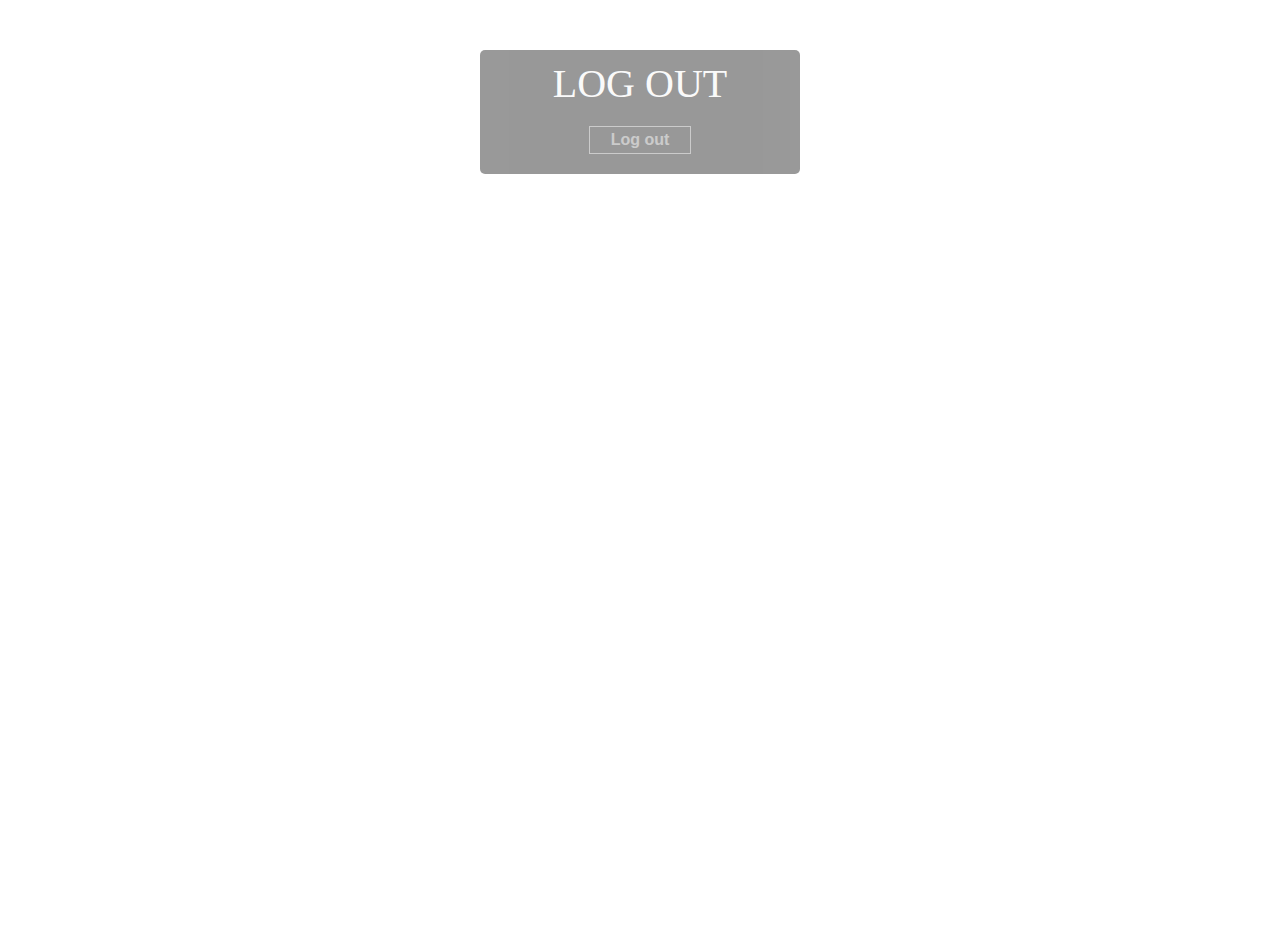
<file: HW--ss4/login/logout.html>
<!DOCTYPE html>
<html lang="en">
  <head>
    <meta charset="UTF-8" />
    <meta http-equiv="X-UA-Compatible" content="IE=edge" />
    <meta name="viewport" content="width=device-width, initial-scale=1.0" />
    <title>Logout</title>
  </head>
  <link
    rel="stylesheet"
    href="https://stackpath.bootstrapcdn.com/bootstrap/4.3.1/css/bootstrap.min.css"
    integrity="sha384-ggOyR0iXCbMQv3Xipma34MD+dH/1fQ784/j6cY/iJTQUOhcWr7x9JvoRxT2MZw1T"
    crossorigin="anonymous"
  />
  <link
    rel="stylesheet"
    href="https://cdnjs.cloudflare.com/ajax/libs/font-awesome/5.15.1/css/all.min.css"
  />
  <link rel="stylesheet" href="css/login.css" />
  <body>
    <div class="center">
      <div class="col-3" id="login" style="height: auto">
        <h1>LOG OUT</h1>
        <button type="submit" id="btnLogout" style="margin-bottom: 20px">
          Log out
        </button>
      </div>
    </div>
  </body>
  <script src="JS/logout.js"></script>
</html>
</file>
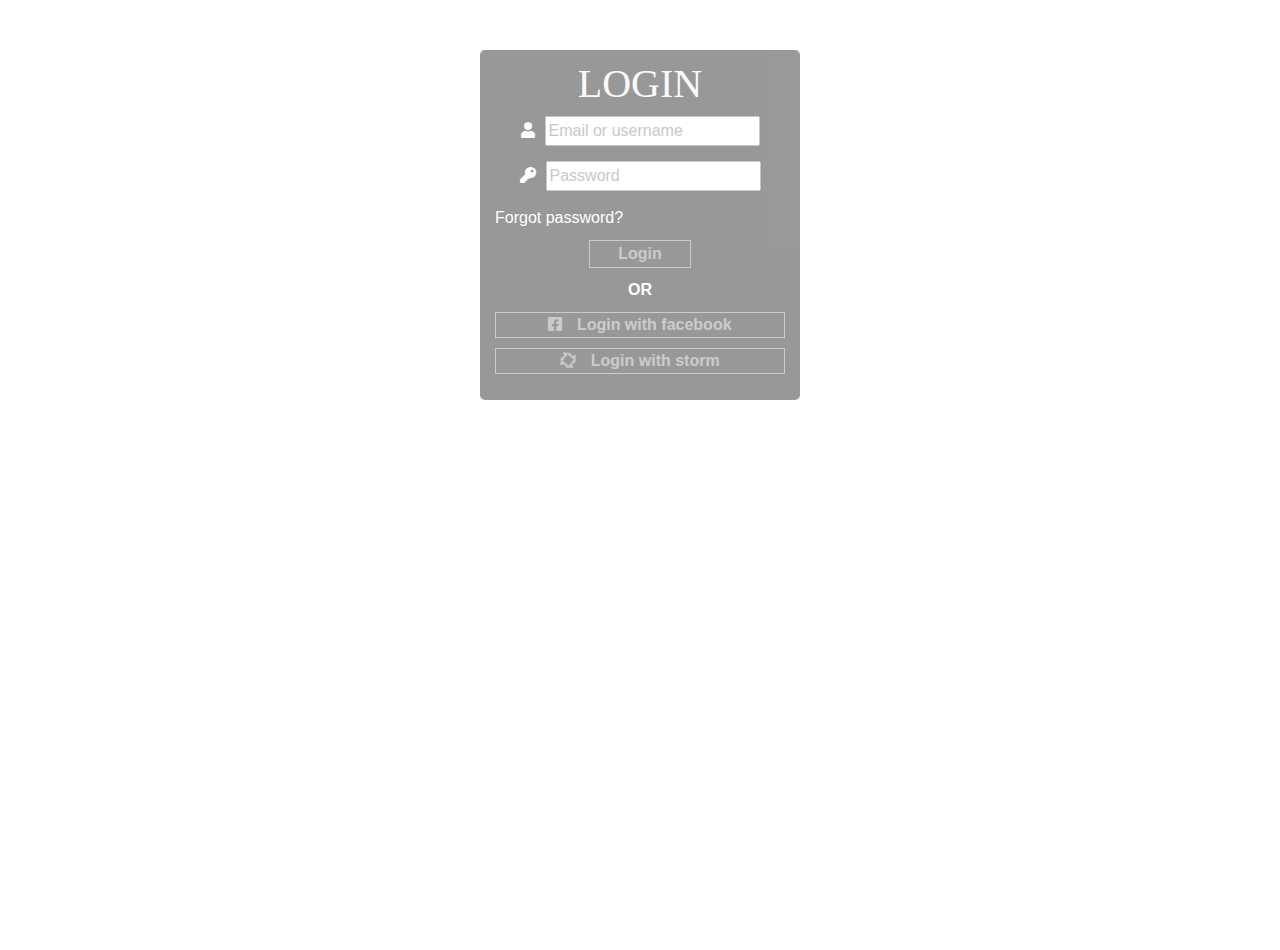
<file: HW-ss3/login/login.html>
<!DOCTYPE html>
<html lang="en">

<head>
    <meta charset="UTF-8" />
    <meta http-equiv="X-UA-Compatible" content="IE=edge" />
    <meta name="viewport" content="width=device-width, initial-scale=1.0" />
    <title>Login</title>
    <link rel="stylesheet" href="https://stackpath.bootstrapcdn.com/bootstrap/4.3.1/css/bootstrap.min.css" integrity="sha384-ggOyR0iXCbMQv3Xipma34MD+dH/1fQ784/j6cY/iJTQUOhcWr7x9JvoRxT2MZw1T" crossorigin="anonymous" />
    <link rel="stylesheet" href="https://cdnjs.cloudflare.com/ajax/libs/font-awesome/5.15.1/css/all.min.css" />
    <link rel="stylesheet" href="css/login.css" />
</head>

<body>
    <div class="center">
        <div class="col-3" id="login">
            <h1>LOGIN</h1>
            <div>
                <i class="fas fa-user f-28 text-white"></i><input type="text" name="username" id="username" placeholder="Email or username" />
            </div>
            <div>
                <i class="fas fa-key f-28 text-white"></i><input type="password" name="password" id="password" placeholder="Password" />
            </div>
            <a href="#">Forgot password?</a>
            <br>
            <button type="submit" id="btnLogin">Login</button>
            <p>OR</p>
            <div class="or">
                <a id="fb" href="#"><i class="fab fa-facebook-square"></i> Login with facebook</a>
                <a id="storm" href="#"><i class="fab fa-hornbill"></i> Login with storm</a>
            </div>
        </div>
    </div>
</body>

</html>
</file>
<file: HW--ss4/login/css/login.css>
body,
html {
  height: 100%;
}

body {
  background-image: url("https://cohet.vn/upload/data/images/BACKGROUND-%202-TECK/hinh-nen-may-tinh-game_102505129.jpg");
  background-repeat: no-repeat;
  background-size: cover;
  background-position: center;
}

@media screen and (max-width: 2000px) {
  .center {
    height: 100%;
    margin: auto;
  }

  #login {
    background-color: black;
    opacity: 0.4;
    border-radius: 5px;
    margin: auto;
    margin-top: 50px;
    text-align: center;
    height: 350px;
  }

  #login:hover {
    opacity: 0.6;
    transition: 1s;
  }

  h1 {
    color: whitesmoke;
    font-family: fantasy;
    padding-top: 10px;
  }

  input {
    margin-bottom: 15px;
  }

  i {
    margin-right: 10px;
  }

  a {
    color: white;
    float: left;
    font-weight: 500;
  }

  a:hover {
    color: whitesmoke;
    cursor: pointer;
    text-decoration: unset;
  }

  #btnLogin {
    margin: 10px 10px;
    opacity: 0.5;
    background-color: black;
    color: white;
    border: 1px solid white;
    width: 35%;
    font-weight: 600;
  }

  #btnLogin:hover {
    box-shadow: 0 0 20px rgba(255, 255, 255, 0.8);
    opacity: 1;
    transition: 1s;
  }

  #login > p {
    color: white;
    font-weight: 700;
    margin: 0;
  }

  #login > p:hover,
  h1:hover {
    cursor: context-menu;
  }

  .or > a {
    margin-top: 10px;
    opacity: 0.5;
    background-color: black;
    color: white;
    border: 1px solid white;
    width: 100%;
    font-weight: 600;
  }

  .or > a:hover {
    box-shadow: 0 0 20px rgba(255, 255, 255, 0.8);
    opacity: 1;
    transition: 1s;
  }

  #btnSignup,
  #Sigup,
  #btnLogout,
  #Login {
    margin: 10px 10px;
    opacity: 0.5;
    background-color: black;
    color: white;
    border: 1px solid white;
    width: 35%;
    font-weight: 600;
  }

  #btnSignup:hover {
    box-shadow: 0 0 20px rgba(255, 255, 255, 0.8);
    opacity: 1;
    transition: 1s;
  }
}

#Sigup:hover {
  box-shadow: 0 0 20px rgba(255, 255, 255, 0.8);
  opacity: 1;
  transition: 1s;
}

#Login:hover {
  box-shadow: 0 0 20px rgba(255, 255, 255, 0.8);
  opacity: 1;
  transition: 1s;
}

#btnLogout:hover {
  box-shadow: 0 0 20px rgba(255, 255, 255, 0.8);
  opacity: 1;
  transition: 1s;
}
@media screen and (max-width: 480px) {
  .center {
    height: 100%;
    margin: auto;
  }

  #login {
    background-color: black;
    opacity: 0.4;
    border-radius: 5px;
    margin: auto;
    margin-top: 50px;
    text-align: center;
    height: 350px;
  }

  #login:hover {
    opacity: 0.6;
    transition: 1s;
  }

  h1 {
    color: whitesmoke;
    font-family: fantasy;
    padding-top: 10px;
  }

  input {
    margin-bottom: 15px;
  }

  i {
    margin-right: 10px;
  }

  a {
    color: white;
    float: left;
    font-weight: 500;
  }

  a:hover {
    color: whitesmoke;
    cursor: pointer;
    text-decoration: unset;
  }

  #btnLogin {
    margin: 10px 10px;
    opacity: 0.5;
    background-color: black;
    color: white;
    border: 1px solid white;
    width: 35%;
    font-weight: 600;
  }

  #btnLogin:hover {
    box-shadow: 0 0 20px rgba(255, 255, 255, 0.8);
    opacity: 1;
    transition: 1s;
  }

  #login > p {
    color: white;
    font-weight: 700;
    margin: 0;
  }

  #login > p:hover,
  h1:hover {
    cursor: context-menu;
  }

  .or > a {
    margin-top: 10px;
    opacity: 0.5;
    background-color: black;
    color: white;
    border: 1px solid white;
    width: 100%;
    font-weight: 600;
  }

  .or > a:hover {
    box-shadow: 0 0 20px rgba(255, 255, 255, 0.8);
    opacity: 1;
    transition: 1s;
  }

  #btnSignup {
    margin: 10px 10px;
    opacity: 0.5;
    background-color: black;
    color: white;
    border: 1px solid white;
    width: 35%;
    font-weight: 600;
  }

  #btnSignup:hover {
    box-shadow: 0 0 20px rgba(255, 255, 255, 0.8);
    opacity: 1;
    transition: 1s;
  }
}
</file>
<file: HW-ss3/login/css/login.css>
body,
html {
  height: 100%;
}

body {
  background-image: url("https://cohet.vn/upload/data/images/BACKGROUND-%202-TECK/hinh-nen-may-tinh-game_102505129.jpg");
  background-repeat: no-repeat;
  background-size: cover;
  background-position: center;
}

@media screen and (max-width: 2000px) {
  .center {
    height: 100%;
    margin: auto;
  }

  #login {
    background-color: black;
    opacity: 0.4;
    border-radius: 5px;
    margin: auto;
    margin-top: 50px;
    text-align: center;
    height: 350px;
  }

  #login:hover {
    opacity: 0.6;
    transition: 1s;
  }

  h1 {
    color: whitesmoke;
    font-family: fantasy;
    padding-top: 10px;
  }

  input {
    margin-bottom: 15px;
  }

  i {
    margin-right: 10px;
  }

  a {
    color: white;
    float: left;
    font-weight: 500;
  }

  a:hover {
    color: whitesmoke;
    cursor: pointer;
    text-decoration: unset;
  }

  #btnLogin {
    margin: 10px 10px;
    opacity: 0.5;
    background-color: black;
    color: white;
    border: 1px solid white;
    width: 35%;
    font-weight: 600;
  }

  #btnLogin:hover {
    box-shadow: 0 0 20px rgba(255, 255, 255, 0.8);
    opacity: 1;
    transition: 1s;
  }

  #login > p {
    color: white;
    font-weight: 700;
    margin: 0;
  }

  #login > p:hover,
  h1:hover {
    cursor: context-menu;
  }

  .or > a {
    margin-top: 10px;
    opacity: 0.5;
    background-color: black;
    color: white;
    border: 1px solid white;
    width: 100%;
    font-weight: 600;
  }

  .or > a:hover {
    box-shadow: 0 0 20px rgba(255, 255, 255, 0.8);
    opacity: 1;
    transition: 1s;
  }

  #btnSignup,
  #Sigup,
  #btnLogout,
  #Login {
    margin: 10px 10px;
    opacity: 0.5;
    background-color: black;
    color: white;
    border: 1px solid white;
    width: 35%;
    font-weight: 600;
  }

  #btnSignup:hover {
    box-shadow: 0 0 20px rgba(255, 255, 255, 0.8);
    opacity: 1;
    transition: 1s;
  }
}

#Sigup:hover {
  box-shadow: 0 0 20px rgba(255, 255, 255, 0.8);
  opacity: 1;
  transition: 1s;
}

#Login:hover {
  box-shadow: 0 0 20px rgba(255, 255, 255, 0.8);
  opacity: 1;
  transition: 1s;
}

#btnLogout:hover {
  box-shadow: 0 0 20px rgba(255, 255, 255, 0.8);
  opacity: 1;
  transition: 1s;
}
@media screen and (max-width: 480px) {
  .center {
    height: 100%;
    margin: auto;
  }

  #login {
    background-color: black;
    opacity: 0.4;
    border-radius: 5px;
    margin: auto;
    margin-top: 50px;
    text-align: center;
    height: 350px;
  }

  #login:hover {
    opacity: 0.6;
    transition: 1s;
  }

  h1 {
    color: whitesmoke;
    font-family: fantasy;
    padding-top: 10px;
  }

  input {
    margin-bottom: 15px;
  }

  i {
    margin-right: 10px;
  }

  a {
    color: white;
    float: left;
    font-weight: 500;
  }

  a:hover {
    color: whitesmoke;
    cursor: pointer;
    text-decoration: unset;
  }

  #btnLogin {
    margin: 10px 10px;
    opacity: 0.5;
    background-color: black;
    color: white;
    border: 1px solid white;
    width: 35%;
    font-weight: 600;
  }

  #btnLogin:hover {
    box-shadow: 0 0 20px rgba(255, 255, 255, 0.8);
    opacity: 1;
    transition: 1s;
  }

  #login > p {
    color: white;
    font-weight: 700;
    margin: 0;
  }

  #login > p:hover,
  h1:hover {
    cursor: context-menu;
  }

  .or > a {
    margin-top: 10px;
    opacity: 0.5;
    background-color: black;
    color: white;
    border: 1px solid white;
    width: 100%;
    font-weight: 600;
  }

  .or > a:hover {
    box-shadow: 0 0 20px rgba(255, 255, 255, 0.8);
    opacity: 1;
    transition: 1s;
  }

  #btnSignup {
    margin: 10px 10px;
    opacity: 0.5;
    background-color: black;
    color: white;
    border: 1px solid white;
    width: 35%;
    font-weight: 600;
  }

  #btnSignup:hover {
    box-shadow: 0 0 20px rgba(255, 255, 255, 0.8);
    opacity: 1;
    transition: 1s;
  }
}
</file>
<file: HW--ss4/UI chat/swipe-chat-platform/dist/css/swipe.min.css>
a,img{-moz-transition:all .3s;-webkit-transition:all .3s}a,a:hover{text-decoration:none}.button,.form-control,p{font-weight:500}.switch,p{margin-bottom:0}body{font-family:CircularStd,sans-serif;font-size:15px;background:#fdfdfd;color:#bdbac2}a{color:inherit;transition:all .3s}a:hover{color:#2196F3}.main .chat .content .message .text .attachment .file a:hover,.main .start .content .callout span>a:hover{text-decoration:underline}img{transition:all .3s}.btn,.dropdown-item{-moz-transition:all .3s;-webkit-transition:all .3s}p{line-height:1.7}::-webkit-scrollbar{width:5px}::-webkit-scrollbar-track{-webkit-box-shadow:inset 0 0 6px rgba(0,0,0,.06)}::-webkit-scrollbar-thumb{background:#e8e8e8}@font-face{font-family:CircularStd;src:url(../fonts/circular/CircularStd-Black.eot);src:url(../fonts/circular/CircularStd-Blackd41d.eot?#iefix) format('embedded-opentype'),url(../fonts/circular/CircularStd-Black.woff) format('woff'),url(../fonts/circular/CircularStd-Black.ttf) format('truetype'),url(../fonts/circular/CircularStd-Black.svg#bcc26993292869431e54c666aafa8fcd) format('svg');font-weight:800;font-style:normal}@font-face{font-family:CircularStd;src:url(../fonts/circular/CircularStd-BlackItalic.eot);src:url(../fonts/circular/CircularStd-BlackItalicd41d.eot?#iefix) format('embedded-opentype'),url(../fonts/circular/CircularStd-BlackItalic.woff) format('woff'),url(../fonts/circular/CircularStd-BlackItalic.ttf) format('truetype'),url(../fonts/circular/CircularStd-BlackItalic.svg#bcc26993292869431e54c666aafa8fcd) format('svg');font-weight:800;font-style:italic}@font-face{font-family:CircularStd;src:url(../fonts/circular/CircularStd-Bold.eot);src:url(../fonts/circular/CircularStd-Boldd41d.eot?#iefix) format('embedded-opentype'),url(../fonts/circular/CircularStd-Bold.woff) format('woff'),url(../fonts/circular/CircularStd-Bold.ttf) format('truetype'),url(../fonts/circular/CircularStd-Bold.svg#bcc26993292869431e54c666aafa8fcd) format('svg');font-weight:600;font-style:normal}@font-face{font-family:CircularStd;src:url(../fonts/circular/CircularStd-BoldItalic.eot);src:url(../fonts/circular/CircularStd-BoldItalicd41d.eot?#iefix) format('embedded-opentype'),url(../fonts/circular/CircularStd-BoldItalic.woff) format('woff'),url(../fonts/circular/CircularStd-BoldItalic.ttf) format('truetype'),url(../fonts/circular/CircularStd-BoldItalic.svg#bcc26993292869431e54c666aafa8fcd) format('svg');font-weight:600;font-style:italic}@font-face{font-family:CircularStd;src:url(../fonts/circular/CircularStd-Medium.eot);src:url(../fonts/circular/CircularStd-Mediumd41d.eot?#iefix) format('embedded-opentype'),url(../fonts/circular/CircularStd-Medium.woff) format('woff'),url(../fonts/circular/CircularStd-Medium.ttf) format('truetype'),url(../fonts/circular/CircularStd-Medium.svg#bcc26993292869431e54c666aafa8fcd) format('svg');font-weight:500;font-style:normal}@font-face{font-family:CircularStd;src:url(../fonts/circular/CircularStd-MediumItalic.eot);src:url(../fonts/circular/CircularStd-MediumItalicd41d.eot?#iefix) format('embedded-opentype'),url(../fonts/circular/CircularStd-MediumItalic.woff) format('woff'),url(../fonts/circular/CircularStd-MediumItalic.ttf) format('truetype'),url(../fonts/circular/CircularStd-MediumItalic.svg#bcc26993292869431e54c666aafa8fcd) format('svg');font-weight:500;font-style:italic}@font-face{font-family:CircularStd;src:url(../fonts/circular/CircularStd-Book.eot);src:url(../fonts/circular/CircularStd-Bookd41d.eot?#iefix) format('embedded-opentype'),url(../fonts/circular/CircularStd-Book.woff) format('woff'),url(../fonts/circular/CircularStd-Book.ttf) format('truetype'),url(../fonts/circular/CircularStd-Book.svg#bcc26993292869431e54c666aafa8fcd) format('svg');font-weight:400;font-style:normal}@font-face{font-family:CircularStd;src:url(../fonts/circular/CircularStd-BookItalic.eot);src:url(../fonts/circular/CircularStd-BookItalicd41d.eot?#iefix) format('embedded-opentype'),url(../fonts/circular/CircularStd-BookItalic.woff) format('woff'),url(../fonts/circular/CircularStd-BookItalic.ttf) format('truetype'),url(../fonts/circular/CircularStd-BookItalic.svg#bcc26993292869431e54c666aafa8fcd) format('svg');font-weight:400;font-style:italic}@font-face{font-family:'Material Icons';src:url(../fonts/material/MaterialIcons-Regular.eot);src:local('Material Icons'),local('MaterialIcons-Regular'),url(../fonts/material/MaterialIcons-Regular.woff2) format('woff2'),url(../fonts/material/MaterialIcons-Regular.woff) format('woff'),url(../fonts/material/MaterialIcons-Regular.ttf) format('truetype');font-weight:400;font-style:normal}.form-control{padding:25px 15px;background:#f5f5f5;width:100%!important;border-radius:6px;border:none;font-size:16px;color:#bdbac2!important}.form-control:focus{background:#f5f5f5;border:none!important;box-shadow:none}.btn,.btn:active,.btn:focus,.btn:hover,.btn:not(:disabled):not(.disabled).active,.btn:not(:disabled):not(.disabled):active,.show>.btn.dropdown-toggle{border:none;box-shadow:none;outline:0}.form-control::placeholder{font-size:16px;font-weight:500;color:#bdbac2}.btn{background:0 0;transition:all .3s}.button{padding:16px 25px;width:100%;background:#2196F3;color:#fff;border-radius:6px;box-shadow:0 0 30px 5px rgba(0,0,0,.04)!important}.avatar-lg,.avatar-md,.avatar-sm,.avatar-xl{box-shadow:0 5px 10px 4px rgba(0,0,0,.04)}.button:hover{color:#fff;opacity:.9}.bg-blue{background:#2196F3!important}.bg-indigo{background:#6610f2!important}.bg-purple{background:#6f42c1!important}.bg-red{background:#dc3545!important}.bg-pink{background:#e83e8c!important}.bg-orange{background:#fd7e14!important}.bg-gray{background:#bdbac2!important}.bg-green{background:#28a745!important}.bg-teal{background:#20c997!important}.bg-yellow{background:#ffc107!important}.material-icons{font-family:'Material Icons';font-weight:400;font-style:normal;font-size:24px;display:inline-block;line-height:1;text-transform:none;letter-spacing:normal;word-wrap:normal;white-space:nowrap;direction:ltr;-webkit-font-smoothing:antialiased;text-rendering:optimizeLegibility;-moz-osx-font-smoothing:grayscale;font-feature-settings:'liga'}.material-icons.md-18{font-size:18px}.material-icons.md-24{font-size:24px}.material-icons.md-30{font-size:30px}.material-icons.md-36{font-size:36px}.material-icons.md-48{font-size:48px}.switch{position:relative;display:inline-block;width:100%;min-width:42px;max-width:42px;height:18px}.switch input{opacity:0;width:0;height:0}.slider{position:absolute;cursor:pointer;top:0;left:0;right:0;bottom:0;background-color:#ccc;-webkit-transition:.4s;transition:.4s}.slider:before{position:absolute;content:"";height:12px;width:12px;left:3px;bottom:3px;background-color:#fff;-webkit-transition:.4s;transition:.4s}input:checked+.slider{background-color:#2196F3!important}input:checked+.slider:before{-webkit-transform:translateX(24px);-ms-transform:translateX(24px);transform:translateX(24px)}.slider.round{border-radius:34px}.slider.round:before{border-radius:50%}.tooltip{font-size:15px;font-weight:600}.tooltip.show{opacity:1}.tooltip-inner{padding:5px 12px;background:#212529;color:#fff;border-radius:6px}.bs-tooltip-auto[x-placement^=top] .arrow::before,.bs-tooltip-top .arrow::before{border-top-color:#212529}.bs-tooltip-auto[x-placement^=left] .arrow::before,.bs-tooltip-left .arrow::before{border-left-color:#212529}.bs-tooltip-auto[x-placement^=right] .arrow::before,.bs-tooltip-right .arrow::before{border-right-color:#212529}.bs-tooltip-auto[x-placement^=bottom] .arrow::before,.bs-tooltip-bottom .arrow::before{border-bottom-color:#212529}.layout{overflow:hidden}.main .call,.main .chat .content{-ms-overflow-style:none;overflow-x:hidden}.avatar-sm{width:100%;height:30px;min-width:30px;max-width:30px;border:2px solid #fff;border-radius:100%}.avatar-md{width:100%;height:45px;min-width:45px;max-width:45px;border:2px solid #fff;border-radius:100%}.avatar-lg{width:100%;height:50px;min-width:50px;max-width:50px;border:3px solid #fff;border-radius:100%}.avatar-xl{width:100%;height:60px;min-width:60px;max-width:60px;border:3px solid #fff;border-radius:100%}.avatar-xxl{width:100%;height:200px;min-width:200px;max-width:200px;border-radius:100%}.align-ctr{display:-ms-flexbox;display:flex;-ms-flex-align:center;align-items:center}.dropdown-menu{min-width:14rem;padding:10px;margin-top:10px;border-radius:6px;box-shadow:0 0 20px rgba(0,0,0,.04);border:none}.dropdown-item,.dropdown-item:focus,.dropdown-item:hover{color:#bdbac2;border-radius:6px}.dropdown-menu hr{border-top:2px solid #fbfbfb;margin:10px}.dropdown-item{display:flex;align-items:center;padding:10px;font-size:15px;cursor:pointer;transition:all .3s}.dropdown-item:hover{background:#f5f5f5}.dropdown-item:focus{background:0 0;border:none;outline:0;box-shadow:none}.create.btn:not(:disabled):not(.disabled):active,.show>.btn.dropdown-toggle,.sidebar .create,.sidebar .create.btn:not(:disabled):not(.disabled).active{box-shadow:0 0 30px 5px rgba(0,0,0,.04)}.dropdown-item.active,.dropdown-item:active{background:#2196F3!important;color:#fff!important}.dropdown-menu .material-icons{margin-right:10px}.sidebar .contacts .contact .avatar-md,.sidebar .discussions .single .avatar-md,.sidebar .notifications .notification .avatar-md{margin-right:15px}.navigation{background:#fff}.navigation .inside .menu .btn{padding:0;color:inherit}.navigation .inside .menu .btn:last-child{margin-bottom:30px}.navigation .inside .menu .avatar-xl:hover{border:3px solid #2196F3}.navigation .inside .menu .material-icons{display:block;font-size:45px;margin-bottom:40px}.navigation .inside .menu .material-icons.active{color:#2196F3}.navigation .inside .menu .power:hover{color:#dc3545}.navigation .inside .menu .power .material-icons{display:block;font-size:45px;font-weight:600;margin-bottom:0}.navigation .inside .menu .mode:hover{color:#2196F3}.sidebar{background:#fdfdfd}.sidebar .search{margin-bottom:30px}.sidebar .search .form-control{padding:0 15px 0 54px;height:56px}.sidebar .search .loop{position:absolute;padding:0 15px;top:0;bottom:0;left:0;line-height:0;margin-bottom:0!important}.sidebar .search .loop .material-icons{font-size:25px;font-weight:600;color:#bdbac2}.sidebar .search .loop .material-icons.filter-list{font-weight:400}.sidebar .sort{text-align:center;margin-bottom:40px;display:flex;flex-direction:row;align-items:baseline;justify-content:center}.sidebar .sort .btn{padding:8px 20px;background:0 0;border-radius:100px;color:inherit;font-size:15px;font-weight:500}.sidebar .sort .btn.active{color:#2196F3;padding:8px 20px;background:#f5f5f5;border-radius:100px}.sidebar .create{display:flex;align-items:center;justify-content:center;padding:0;position:absolute;bottom:0;top:30px;right:20px;float:right;background:#fff;border-radius:100%;width:50px;height:50px;-moz-transition:all .3s;-webkit-transition:all .3s;transition:all .3s;cursor:pointer}.sidebar .create:hover{-webkit-transform:translateY(-5px) translateZ(0);transform:translateY(-5px) translateZ(0)}.sidebar .create .material-icons{font-size:22px;color:#bdbac2}.sidebar .contacts h1{font-size:24px;font-weight:800;color:#212529;border-bottom:2px solid #fbfbfb;padding-bottom:18px;margin-bottom:0}.sidebar .contacts a:hover{color:inherit}.sidebar .contacts .contact .status .online,.sidebar .contacts .contact.active .material-icons{color:#2196F3}.sidebar .contacts .contact{display:-ms-flexbox;display:flex;-ms-flex-align:center;align-items:center;padding:20px 0;border-bottom:2px solid #fbfbfb}.sidebar .contacts .contact:hover{border-bottom:2px solid #2196F3}.sidebar .contacts .contact:last-of-type{border-bottom:2px solid transparent!important}.sidebar .contacts .contact.active{border-bottom:2px solid #2196F3}.sidebar .contacts .contact .status{position:absolute;width:20px;height:20px;right:0;left:4px;border:5px solid #fff;margin-top:0;border-radius:100%}.sidebar .contacts .contact .status .offline{color:#bbb}.sidebar .contacts .contact .status .material-icons{position:absolute;left:-3px;bottom:-3px;font-size:16px}.sidebar .contacts .contact .data{width:100%}.sidebar .contacts .contact .data h5{display:inline-flex;font-size:16px;font-weight:700;color:#212529;margin-bottom:5px}.sidebar .contacts .contact .data p{font-size:15px;line-height:1.4;font-weight:400}.sidebar .discussions h1{font-size:24px;font-weight:800;color:#212529;border-bottom:2px solid #fbfbfb;padding-bottom:18px;margin-bottom:0}.sidebar .discussions .single.active p,.sidebar .discussions .single.active span,.sidebar .discussions .single.unread p,.sidebar .discussions .single.unread span{font-weight:500!important;color:#212529}.sidebar .discussions a:hover{color:inherit}.sidebar .discussions .single{display:-ms-flexbox;display:flex;-ms-flex-align:start;align-items:flex-start;padding:20px 0;border-bottom:2px solid #fbfbfb}.sidebar .discussions .single:hover{border-bottom:2px solid #2196F3}.sidebar .discussions .single:last-of-type{border-bottom:2px solid transparent!important}.sidebar .discussions .single.active{border-bottom:2px solid #2196F3}.sidebar .discussions .single.active .material-icons{color:#212529}.sidebar .discussions .single .new{display:flex;align-items:center;justify-content:center;position:absolute;width:30px;height:30px;background:#f0d24b;border:2px solid #fff;border-radius:100%;box-shadow:5px 0 10px 0 rgba(0,0,0,.04);right:0;left:39px;margin-top:-12px}.sidebar .discussions .single .new span{color:#fff!important;font-size:12px;font-weight:500}.sidebar .discussions .single .status{position:absolute;width:20px;height:20px;right:0;left:4px;border:5px solid #fff;margin-top:12px;border-radius:100%}.sidebar .discussions .single .status .online{color:#2196F3}.sidebar .discussions .single .status .offline{color:#bbb}.sidebar .discussions .single .status .material-icons{position:absolute;left:-3px;bottom:-3px;font-size:16px}.sidebar .discussions .single .data{width:100%}.sidebar .discussions .single .data h5{display:inline-flex;font-size:16px;font-weight:700;color:#212529;margin-bottom:8px}.sidebar .discussions .single .data p{font-size:16px;line-height:1.4;font-weight:400}.sidebar .discussions .single .data span{float:right;font-size:14px;font-weight:400}.sidebar .notifications h1{font-size:24px;font-weight:800;color:#212529;border-bottom:2px solid #fbfbfb;padding-bottom:18px;margin-bottom:0}.sidebar .notifications a:hover{color:inherit}.sidebar .notifications .notification{display:-ms-flexbox;display:flex;-ms-flex-align:start;align-items:flex-start;padding:19px 0;border-bottom:2px solid #fbfbfb}.sidebar .notifications .notification:hover{border-bottom:2px solid #2196F3}.sidebar .notifications .notification:last-of-type{border-bottom:2px solid transparent!important}.sidebar .notifications .notification.active{border-bottom:2px solid #2196F3}.sidebar .notifications .notification.active .material-icons{color:#212529}.sidebar .notifications .notification .status{position:absolute;width:20px;height:20px;right:0;left:4px;border:5px solid #fff;margin-top:12px;border-radius:100%}.sidebar .notifications .notification .status .online{color:#2196F3}.sidebar .notifications .notification .status .offline{color:#bbb}.sidebar .notifications .notification .status .material-icons{position:absolute;left:-3px;bottom:-3px;font-size:16px}.sidebar .notifications .notification .data{width:100%}.sidebar .notifications .notification .data p{font-size:16px;line-height:1.4;font-weight:500;color:#212529;margin-bottom:7px}.sidebar .notifications .notification .data span{float:left;font-size:15px;color:#bdbac2}.sidebar .settings .profile{text-align:center;margin-bottom:40px}.sidebar .settings .profile .avatar-xl{margin-bottom:20px}.sidebar .settings .profile h1{font-size:18px;font-weight:700;color:#212529;margin-bottom:8px}.sidebar .settings .profile span{display:block;margin-bottom:31px;font-size:15px}.sidebar .settings .profile .stats{display:flex;align-items:center;justify-content:center;padding:20px 0;background:#fff;border-radius:6px;box-shadow:0 0 20px rgba(0,0,0,.04);-moz-transition:all .3s;-webkit-transition:all .3s;transition:all .3s}.sidebar .settings .profile .stats:hover{-webkit-transform:translateY(-5px) translateZ(0);transform:translateY(-5px) translateZ(0)}.sidebar .settings .profile .stats .item{width:100%;text-align:center;border-right:2px solid #fbfbfb}.sidebar .settings .profile .stats .item:last-child{border-right:none}.sidebar .settings .profile .stats .item h2{font-size:20px;font-weight:600;color:#212529;margin-bottom:6px}.sidebar .settings .profile .stats .item h3{font-size:15px;font-weight:400;margin-bottom:0;color:#bdbac2}.sidebar .settings .categories h1{font-size:24px;font-weight:800;color:#212529;border-bottom:2px solid #fbfbfb;padding-bottom:23px;margin-bottom:0}.sidebar .settings .categories .category .title{display:flex;align-items:center;padding:21px 0 20px;border-bottom:2px solid #fbfbfb}.sidebar .settings .categories .category .title:last-child{border-bottom:2px solid transparent}.sidebar .settings .categories .category .active{color:#2196F3}.sidebar .settings .categories .category .title .data{width:100%;margin-left:15px;margin-right:auto!important}.sidebar .settings .categories .category .title .data h5{font-size:16px;font-weight:700;color:#212529;margin-bottom:5px}.sidebar .settings .categories .category .title .data p{font-size:15px;line-height:1.4;font-weight:400;color:#bdbac2}.sidebar .settings .categories .category .content{padding:30px 0;border-bottom:2px solid #fbfbfb}.sidebar .settings .categories .category .content .button{padding:14px 25px}.sidebar .settings .categories .category .content .btn-link{padding:0;color:#dc3545;font-weight:500;margin-bottom:18px}.sidebar .settings .categories .category .content.layer{padding:24px 0 30px!important}.sidebar .settings .categories .category .content.no-layer{padding:28px 0 27px!important}.sidebar .settings .categories .category .content .upload{padding:27px 25px;background:#fff;border-radius:6px;box-shadow:0 0 20px rgba(0,0,0,.04);margin-bottom:30px}.sidebar .settings .categories .category .content .upload p{font-size:15px;font-weight:400}.sidebar .settings .categories .category .content .upload .data{display:flex;align-items:center;margin-bottom:19px}.sidebar .settings .categories .category .content .upload .data label{margin-bottom:0}.sidebar .settings .categories .category .content .upload .data input{display:none}.sidebar .settings .categories .category .content .upload .data .avatar-xl{margin-right:20px}.sidebar .settings .categories .category .content .data .button{padding:10px 25px}.sidebar .settings .categories .category .content .parent{display:flex}.sidebar .settings .categories .category .content .parent .field{margin-right:15px}.sidebar .settings .categories .category .content .parent .field:last-child{margin-right:0;margin-bottom:20px}.sidebar .settings .categories .category .content .field{width:100%;margin-bottom:20px}.sidebar .settings .categories .category .content .field:last-of-type{margin-bottom:30px}.sidebar .settings .categories .category .content .field label{font-size:14px;font-weight:700;color:#212529;text-transform:uppercase;margin-bottom:10px}.sidebar .settings .categories .category .content .field label>span{font-weight:400;color:#dc3545}.sidebar .settings .categories .category .content .field .form-control{padding:0 18px;height:52px;font-weight:500;font-size:16px;border:2px solid transparent}.sidebar .settings .categories .category .content .field .form-control:focus{border:2px solid #2196F3!important}.sidebar .settings .categories .category .content .field .form-control::placeholder{font-weight:400;font-size:16px}.sidebar .settings .categories .category .content .history p{font-size:16px;font-weight:400;margin-bottom:10px}.sidebar .settings .categories .category .content .history p:last-of-type{margin-bottom:20px}.sidebar .settings .categories .category .content .history .custom-control{margin-bottom:10px}.sidebar .settings .categories .category .content .history .custom-control:last-of-type{margin-bottom:20px}.sidebar .settings .categories .category .content .history .custom-control-label{font-size:16px;font-weight:400;line-height:1.7}.sidebar .settings .categories .category .content .history .custom-control-label::before{background-color:#f5f5f5;box-shadow:none;border:none}.sidebar .settings .categories .category .content .history .custom-control-input:checked~.custom-control-label::before{color:#fff;background-color:#007bff}.sidebar .settings .categories .category .content .app{display:-ms-flexbox;display:flex;-ms-flex-align:start;align-items:flex-start;padding:27px 25px;background:#fff;border-radius:6px;box-shadow:0 0 20px rgba(0,0,0,.04);margin-bottom:20px}.sidebar .settings .categories .category .content .app:last-child{margin-bottom:0}.sidebar .settings .categories .category .content .app img{width:36px;height:36px;margin-right:15px}.sidebar .settings .categories .category .content .app .permissions{margin-right:auto!important}.sidebar .settings .categories .category .content .app .permissions h5{font-size:16px;font-weight:600;color:#212529;margin-bottom:8px}.sidebar .settings .categories .category .content .app .permissions p{font-size:15px;line-height:1.4;font-weight:400}.sidebar .settings .categories .category .content .language label{font-size:14px;font-weight:700;color:#212529;text-transform:uppercase;margin-bottom:10px}.sidebar .settings .categories .category .content .language .custom-select{padding:0 18px;background:#f5f5f5;width:100%;border-radius:6px;height:52px;color:#bdbac2;font-weight:500;font-size:16px;border:2px solid transparent}.sidebar .settings .categories .category .content .language .custom-select:focus{border:2px solid #2196F3!important;box-shadow:none!important}.sidebar .settings .categories .category .content .language select>option{font-weight:400}.sidebar .settings .categories .category .content .set{display:flex;align-items:flex-start;padding:21px 0 20px;border-bottom:2px solid #fbfbfb}.sidebar .settings .categories .category .content .set:only-child{padding:0!important}.sidebar .settings .categories .category .content .set:first-child{padding:0 0 20px}.sidebar .settings .categories .category .content .set:last-child{padding:21px 0 0;border-bottom:none}.sidebar .settings .categories .category .content .set .details{margin-right:auto}.sidebar .settings .categories .category .content .set .details h5{font-size:16px;font-weight:600;color:#212529;margin-bottom:8px}.sidebar .settings .categories .category .content .set .details p{font-size:15px;line-height:1.4;font-weight:400}.modal-dialog{max-width:450px}.modal-backdrop{opacity:0!important}.requests{position:relative;display:flex;flex-direction:column;width:100%;background:#fff;box-shadow:0 0 20px rgba(0,0,0,.04);border-radius:6px;pointer-events:auto}.requests .title{display:flex;align-items:center;justify-content:space-between;background:#fdfdfd;padding:30px 40px;border-top-left-radius:6px;border-top-right-radius:6px}.requests .title h1{font-size:22px;font-weight:800;color:#212529;margin-bottom:0}.requests .title .material-icons{font-weight:800}.requests .title .close:hover{color:#212529!important}.requests .content{padding:35px 40px 40px}.requests .content .form-group{margin-bottom:30px}.requests .content .form-group:last-of-type{margin-bottom:33px}.requests .content .form-group label{font-size:14px;font-weight:700;color:#212529;text-transform:uppercase;margin-bottom:10px}.requests .content .form-group .form-control{padding:0 18px;height:56px;font-weight:400;border:2px solid transparent}.requests .content .form-group .form-control:focus{border:2px solid #2196F3!important}.requests .content .form-group .form-control::placeholder{font-weight:400}.requests .content .text-control{padding:14px 17px;background:#f5f5f5;width:100%!important;height:100%;min-height:100px;max-height:150px;border-radius:6px!important;font-size:16px;font-weight:400;color:#bdbac2!important;border:2px solid transparent}.requests .content .text-control::placeholder{color:#bdbac2}.requests .content .text-control:focus{border-radius:6px;border:2px solid #2196F3;outline:0}.requests .content .user{display:flex;align-items:center;position:absolute;margin-top:-47px;left:49px;background:#fdfdfd;padding:4px 8px;border-radius:6px}.requests .content .user .avatar-sm{margin-right:10px;box-shadow:0 0 10px 1px rgba(0,0,0,.04)}.requests .content .user h5{font-size:15px;font-weight:600;color:#212529;line-height:1.7;margin-bottom:0;margin-right:6px}.requests .btn{padding:0;line-height:0}.requests .content .user .btn .material-icons{font-size:16px;font-weight:600}.requests .content .button{padding:16px 25px;line-height:1.5}.main{background:#fdfdfd;width:100%}.main .chat{height:100%}.main .chat .btn{padding:0;line-height:0}.btn:disabled,.main .chat .btn.disabled{opacity:1}.main .chat .btn.disabled:hover{opacity:1;color:inherit!important}.main .chat .attach{background:#2196F3;color:#fff;border-radius:100%}.main .chat .attach:hover{color:#fff;opacity:.8}.main .chat .top{padding:26.5px 0;background:#fff;border-bottom:2px solid #fbfbfb}.main .chat .top .inside{display:-ms-flexbox;display:flex;-ms-flex-align:center;align-items:center}.main .chat .top .inside .avatar-md{margin-right:15px}.main .chat .top .inside .status{position:absolute;width:20px;height:20px;right:0;left:4px;border:5px solid #fff;border-radius:100%;margin-top:0;margin-right:10px}.main .chat .top .inside .status .online{color:#2196F3}.main .chat .top .inside .status .offline{color:#bbb}.main .chat .top .inside .status .material-icons{position:absolute;left:-3px;bottom:-3px;font-size:16px}.main .chat .top .inside .data{margin-right:auto}.main .chat .top .inside .data h5{font-size:16px;font-weight:700;color:#212529;margin-bottom:2px}.main .chat .top .inside .data span{display:block;font-size:15px;line-height:1.4;font-weight:400}.main .chat .top .inside .btn{padding:0;line-height:0;color:inherit;margin-right:30px}.main .chat .top .inside .btn:hover{color:#2196F3}.main .chat .top .inside .dropdown .btn{margin-right:0}.main .chat .top .inside .dropdown-menu-right{right:0!important;bottom:inherit!important}.main .chat .content{display:flex;padding:20px 0 0;height:calc(100vh - 218px);overflow-y:scroll}.main .chat .content>div{margin-top:auto}.main .chat .content::-webkit-scrollbar{display:none}.main .chat .content.empty{display:flex;align-items:center;justify-content:center;padding:0;overflow-y:auto}.main .chat .content.empty>div{margin-top:auto;margin-bottom:auto}.main .chat .content .date{display:flex;align-items:center;padding:26px 0 46px}.main .chat .content .date hr{width:100%;border-top:2px solid #fbfbfb;margin-top:0;margin-bottom:0}.main .chat .content .date span{display:block;padding:0 20px}.main .chat .content .message{display:-ms-flexbox;display:flex;-ms-flex-align:end;align-items:flex-end;margin-bottom:20px}.main .chat .content .message:last-child{margin-bottom:50px}.main .chat .content .message.me{justify-content:flex-end}.main .chat .content .message.me:last-child{margin-bottom:43px}.main .chat .content .message .avatar-md{margin-right:15px}.main .chat .content .message .text-group{width:100%;margin-bottom:10px}.main .chat .content .message .text-group.me{display:flex;justify-content:flex-end}.main .chat .content .message .text{display:inline-block;padding:15px;max-width:450px;background:#f5f5f5;border-radius:6px}.main .chat .content .message .text.typing{padding:8px 12px}.main .chat .content .message .text.typing .wave .dot{display:inline-block;width:6px;height:6px;border-radius:100%;margin-right:1px;background:#bdbac2;animation:wave 1.3s linear infinite}.main .chat .content .message .text.typing .wave .dot:last-of-type{margin-right:0}.main .chat .content .message .text.typing .wave .dot:nth-child(2){animation-delay:-1.1s}.main .chat .content .message .text.typing .wave .dot:nth-child(3){animation-delay:-.9s}@keyframes wave{0%,100%,60%{transform:initial}30%{transform:translateY(-5px)}}.main .chat .content .message .text.me{background:#2196F3;-moz-transition:all .3s;-webkit-transition:all .3s;transition:all .3s}.main .call .content .options .option.call-end:hover,.main .chat .content .no-messages .options .button:hover{transform:scale(1.05);transition:all .3s linear}.main .chat .content .message .text.me .attachment .attach{background:#fff;color:#2195F3}.main .chat .content .message .text.me .attachment .file a:hover,.main .chat .content .message .text.me .attachment .file h5,.main .chat .content .message .text.me p{color:#fff}.main .chat .content .message .text.me .attachment .file span{color:#fff;text-align:left}.main .chat .content .message .text p{font-size:16px;font-weight:400;line-height:1.4}.main .chat .content .message .text .attachment{display:flex;align-items:center}.main .chat .content .message .text .attachment .attach{padding:12px;width:42px;height:42px;margin-right:15px}.main .chat .content .message .text .attachment .file h5{font-size:16px;font-weight:400;color:#2196F3;line-height:1.4;margin-bottom:5px}.main .chat .content .message span{display:block;font-size:14px;font-weight:400}.main .chat .content .message.me span{text-align:right}.main .chat .content .message span>.material-icons{position:relative;top:2px;margin-right:5px;font-size:14px;font-weight:600}.main .chat .content .no-messages{display:block;text-align:center;width:100%;max-width:400px;margin:47px auto 45px}.main .chat .content .no-messages.request{max-width:420px;margin:50px auto}.main .chat .content .no-messages .material-icons{font-weight:600;margin-bottom:20px}.main .chat .content .no-messages .avatar-xl{margin-bottom:32px}.main .chat .content .no-messages h5{display:block;font-size:18px;line-height:1.7;font-weight:400;margin-bottom:35px}.main .chat .bottom label,.main .chat .content .no-messages .options .button .material-icons{margin-bottom:0}.main .chat .content .no-messages h5>span{font-size:18px;line-height:1.7}.main .chat .content .no-messages p{font-size:18px;font-weight:400}.main .chat .content .no-messages .options{display:flex;align-items:center;justify-content:center}.main .chat .content .no-messages .options .button{width:56px;height:56px;border-radius:100%;box-shadow:0 5px 10px 4px rgba(0,0,0,.04)!important}.main .chat .content .no-messages .options .button+.button{margin-left:20px}.main .chat .content .no-messages .options .button:nth-child(2){background:#dc3545}.main .chat .bottom{display:flex;align-items:center;padding:30px 0;border-top:2px solid #fbfbfb}.main .call,.main .chat .bottom input{display:none}.main .chat .bottom .form-control{padding:16px 58px;height:56px;resize:none;font-weight:400}.main .chat .bottom .form-control::placeholder{font-weight:400}.form-control[readonly],.main .chat .bottom .form-control:disabled{background-color:#f5f5f5}.main .chat .bottom .btn{padding:0;line-height:0;color:#bdbac2}.main .chat .bottom .btn:hover{color:#2196F3}.main .chat .bottom .btn.emoticons{padding:0 15px 0 20px;position:absolute;top:0;bottom:0;left:0}.main .chat .bottom .btn.send{padding:0 20px 0 15px;position:absolute;top:0;bottom:0;right:0}.main .chat .bottom .btn.attach{padding:16px;width:56px;height:56px;color:#fff;margin-left:20px;box-shadow:0 5px 10px 4px rgba(0,0,0,.04)}.main .chat .bottom .btn.attach:hover{color:#fff}.main .chat .bottom .btn.attach.btn.disabled:hover{color:#fff!important}.main .call{background:linear-gradient(145deg,rgba(140,167,255,1) 0,rgba(139,84,249,1) 50%,rgba(131,33,243,1) 100%);position:sticky;top:0;z-index:1020;overflow-y:auto}.main .call::-webkit-scrollbar{display:none}.main .call .content{display:flex;align-items:center;justify-content:center;height:100vh;text-align:center}.main .call .content .avatar-xxl{margin-bottom:56px;cursor:pointer;animation:pulse 2s infinite}.main .call .content .participant{margin-bottom:56px}.main .call .content .participant span{display:block;color:#fff;font-weight:500;text-align:center}.main .call .content .options{display:flex;align-items:center;justify-content:center;margin-bottom:60px}.main .call .content .options .option{padding:0 20px;color:#fff;line-height:0}.main .call .content .options .option:hover{opacity:.9}.main .call .content .options .option.call-end{padding:15px;margin:0 20px;background:#e05b5d;color:#fff;line-height:0;border-radius:100%;animation:call-end 2s infinite}.main .call .content .back{padding:18px;background:rgba(0,0,0,.05);color:#fff;line-height:0;border-radius:100%;-moz-transition:all .3s;-webkit-transition:all .3s;transition:all .3s}.main .call .content .back:hover{-webkit-transform:translateY(10px) translateZ(0);transform:translateY(10px) translateZ(0)}@-webkit-keyframes pulse{0%{-webkit-box-shadow:0 0 0 0 rgba(0,0,0,.1)}100%{-webkit-box-shadow:0 0 0 50px transparent}}@keyframes pulse{0%{-moz-box-shadow:0 0 0 0 rgba(0,0,0,.1);box-shadow:0 0 0 0 rgba(0,0,0,.1)}100%{-moz-box-shadow:0 0 0 50px transparent;box-shadow:0 0 0 50px transparent}}@-webkit-keyframes call-end{0%{-webkit-box-shadow:0 0 0 0 rgba(0,0,0,.1)}100%{-webkit-box-shadow:0 0 0 20px transparent}}@keyframes call-end{0%{-moz-box-shadow:0 0 0 0 rgba(0,0,0,.1);box-shadow:0 0 0 0 rgba(0,0,0,.1)}100%{-moz-box-shadow:0 0 0 20px transparent;box-shadow:0 0 0 20px transparent}}.start{padding-bottom:0}.main .start{display:-ms-flexbox;display:flex;-ms-flex-align:center;align-items:center;justify-content:center;width:100%}.main .start .content{width:100%;text-align:center}.main .start .content h1{font-size:46px;font-weight:800;color:#212529;margin-bottom:40px}.main .start .content p{font-size:16px;font-weight:400;margin-bottom:20px}.main .start .content .third-party{display:-ms-flexbox;display:flex;-ms-flex-align:center;align-items:center;justify-content:center;margin-bottom:38px}.main .start .content .third-party .item{display:-ms-flexbox;display:flex;-ms-flex-align:center;align-items:center;justify-content:center;padding:15px;width:60px;height:60px;border-radius:100%;box-shadow:0 0 20px rgba(0,0,0,.04);margin-right:20px;-moz-transition:all .3s;-webkit-transition:all .3s;transition:all .3s}.main .start .content .third-party .item:hover{opacity:.9;-webkit-transform:translateY(-5px) translateZ(0);transform:translateY(-5px) translateZ(0)}.main .start .content .third-party .item:last-of-type{margin-right:0}.main .start .content .third-party .item .material-icons{color:#fff;font-size:30px}.main .start .content .third-party .item img{width:25px;height:25px}.main .start .content form{width:100%;max-width:366px;margin:0 auto}.main .start .content .form-group{position:relative;margin-bottom:15px}.main .start .content .form-group .form-control{padding:0 20px 0 58px;height:56px;font-weight:400;border:2px solid transparent}.main .start .content .form-group .form-control:focus{border:2px solid #2196F3!important}.main .start .content .form-group .form-control::placeholder{font-weight:400}.main .start .content .form-group .btn.icon{position:absolute;padding:0 10px 0 20px;top:0;bottom:0;left:0;line-height:0;color:#bdbac2}.main .start .content .callout span{font-size:16px}.main .start .content .callout span>a{color:#2196F3}.aside{display:-ms-flexbox;display:flex;-ms-flex-align:center;align-items:center;justify-content:center;width:100%;min-width:550px;max-width:550px;height:100vh;background:linear-gradient(145deg,rgba(140,167,255,1) 0,rgba(139,84,249,1) 50%,rgba(131,33,243,1) 100%)}.aside .preference{width:100%;max-width:340px;margin:0 auto;text-align:center}.aside .preference h2{font-size:46px;font-weight:800;color:#fff;margin-bottom:23px}.aside .preference p{font-size:16px;color:#fff;font-weight:400;line-height:1.7;margin-bottom:30px}.aside .preference .button{max-width:300px;background:#fff;color:#2196F3;box-shadow:none!important}@media (max-width:1200px){.aside{width:100%;min-width:auto;max-width:100%}}@media (min-width:992px){.navigation .inside,.sidebar{padding:30px 0 0;height:100vh}.navigation,.sidebar{position:sticky;top:0;z-index:1020;width:100%;-ms-overflow-style:none;overflow-x:hidden}.main,.main .start,.sidebar{height:100vh}.layout{display:-ms-flexbox;display:flex;-ms-flex-align:start;align-items:flex-start}.navigation{min-width:100px;max-width:100px;overflow-y:auto;border-right:2px solid #fbfbfb}.navigation::-webkit-scrollbar{display:none}.navigation .inside{display:flex;flex-direction:column;align-items:center}.navigation .inside .menu{display:flex;flex-basis:auto;flex-direction:column;flex-grow:1;flex-shrink:0;text-align:center}.main .start .content .callout,.sidebar .settings .categories .category:last-of-type{display:none}.navigation .inside .menu .f-grow1{flex-grow:1}.navigation .inside .menu .avatar-xl{margin-bottom:50px}.sidebar{min-width:372px;max-width:372px;overflow-y:scroll}.sidebar::-webkit-scrollbar{width:5px}.sidebar::-webkit-scrollbar-track{-webkit-box-shadow:none}.sidebar::-webkit-scrollbar-thumb{background:#f5f5f5}.main .chat{border-left:2px solid #fbfbfb}.main .start .content form.signup{max-width:466px}.main .start .content .form-parent{display:flex}.main .start .content .form-parent .form-group{margin-right:15px}.main .start .content .form-parent .form-group:last-child{margin-right:0}.main .call .content .inside{max-height:calc(100vh - 0px)}.main .call .content .inside .panel{padding:30px 0}}@media (max-width:991px){body{padding-bottom:54px}.navigation{position:fixed;right:0;bottom:0;left:0;z-index:1030;box-shadow:0 0 20px 0 rgba(0,0,0,.04)}.navigation .inside{display:-ms-flexbox;display:flex;-ms-flex-wrap:wrap;flex-wrap:wrap;align-items:flex-end;justify-content:center;padding:12px 15px}.aside,.navigation .inside .menu .avatar-xl,.navigation .inside .menu .mode,.navigation .inside .menu .power{display:none}.navigation .inside .menu{flex-wrap:unset!important;align-items:flex-end;width:100%}.navigation .inside .menu a{margin-left:auto;margin-right:auto}.navigation .inside .menu a:first-of-type{margin-left:0}.navigation .inside .menu a:last-of-type{margin-right:0}.navigation .inside .menu .material-icons{font-size:30px;margin-bottom:0}.sidebar{padding:30px 0 0;height:100%;min-height:100px;max-height:600px;overflow-y:auto;-webkit-overflow-scrolling:touch;-ms-overflow-style:none;overflow-x:hidden}.sidebar::-webkit-scrollbar{display:none}.main .start{padding:73px 0 77px}.main .start .content .button{margin-bottom:20px}.main .start .content .callout{display:block}.main .chat .content{height:600px}.main .call .content{padding:60px 0;height:100%}}@media (min-width:768px){.container{max-width:100%}}@media (max-width:768px){.main .chat .top{padding:20px 0}.main .chat .content{height:310px}}@media (min-width:576px){.container{max-width:100%}}@media (max-width:468px){.container{padding-left:5px;padding-right:5px}.requests .title{padding:30px 20px}.requests .content{padding:34px 20px 40px}.requests .content .user{left:29px}.main .start .content h1{font-size:36px}.main .call .content .options .option{padding:0 15px}}@media (max-width:350px){.main .call .content .options .option.call-end{margin:0 15px}.main .call .content .options .option{padding:0 12px}}
</file>
